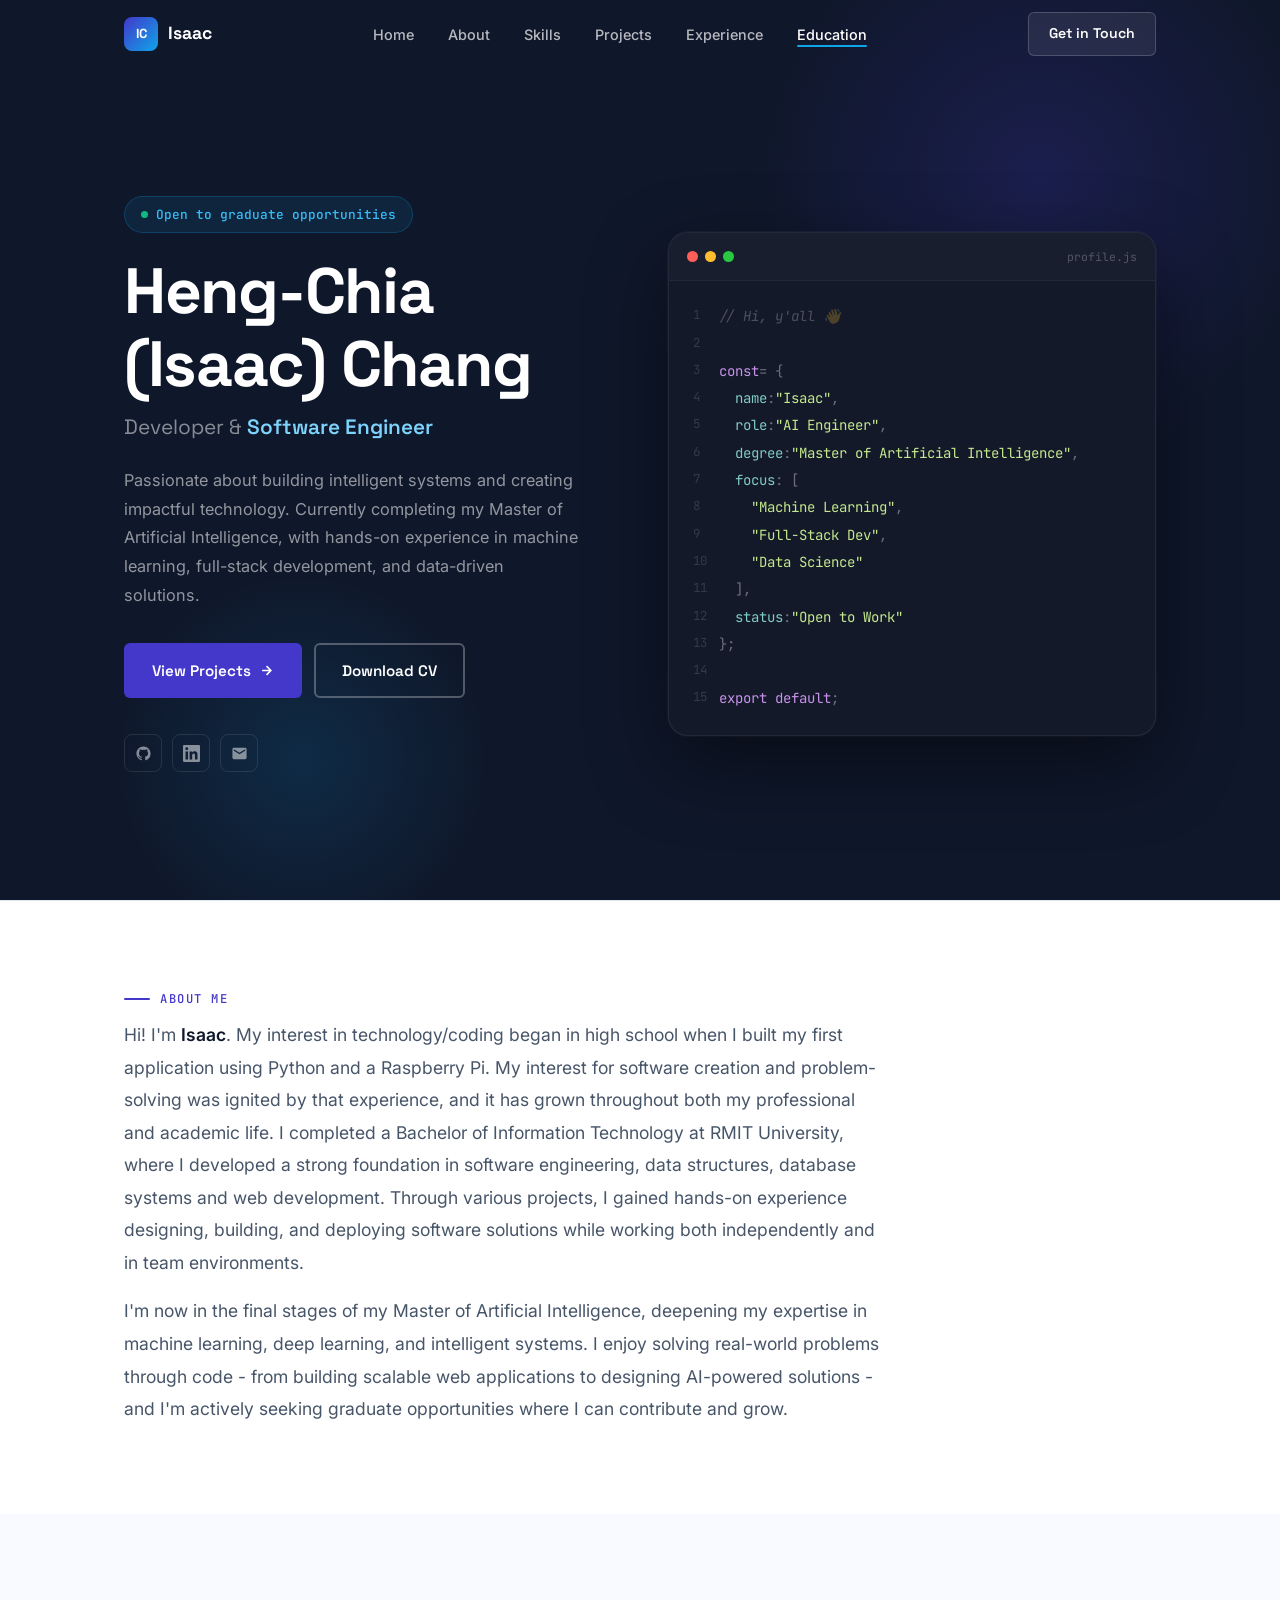
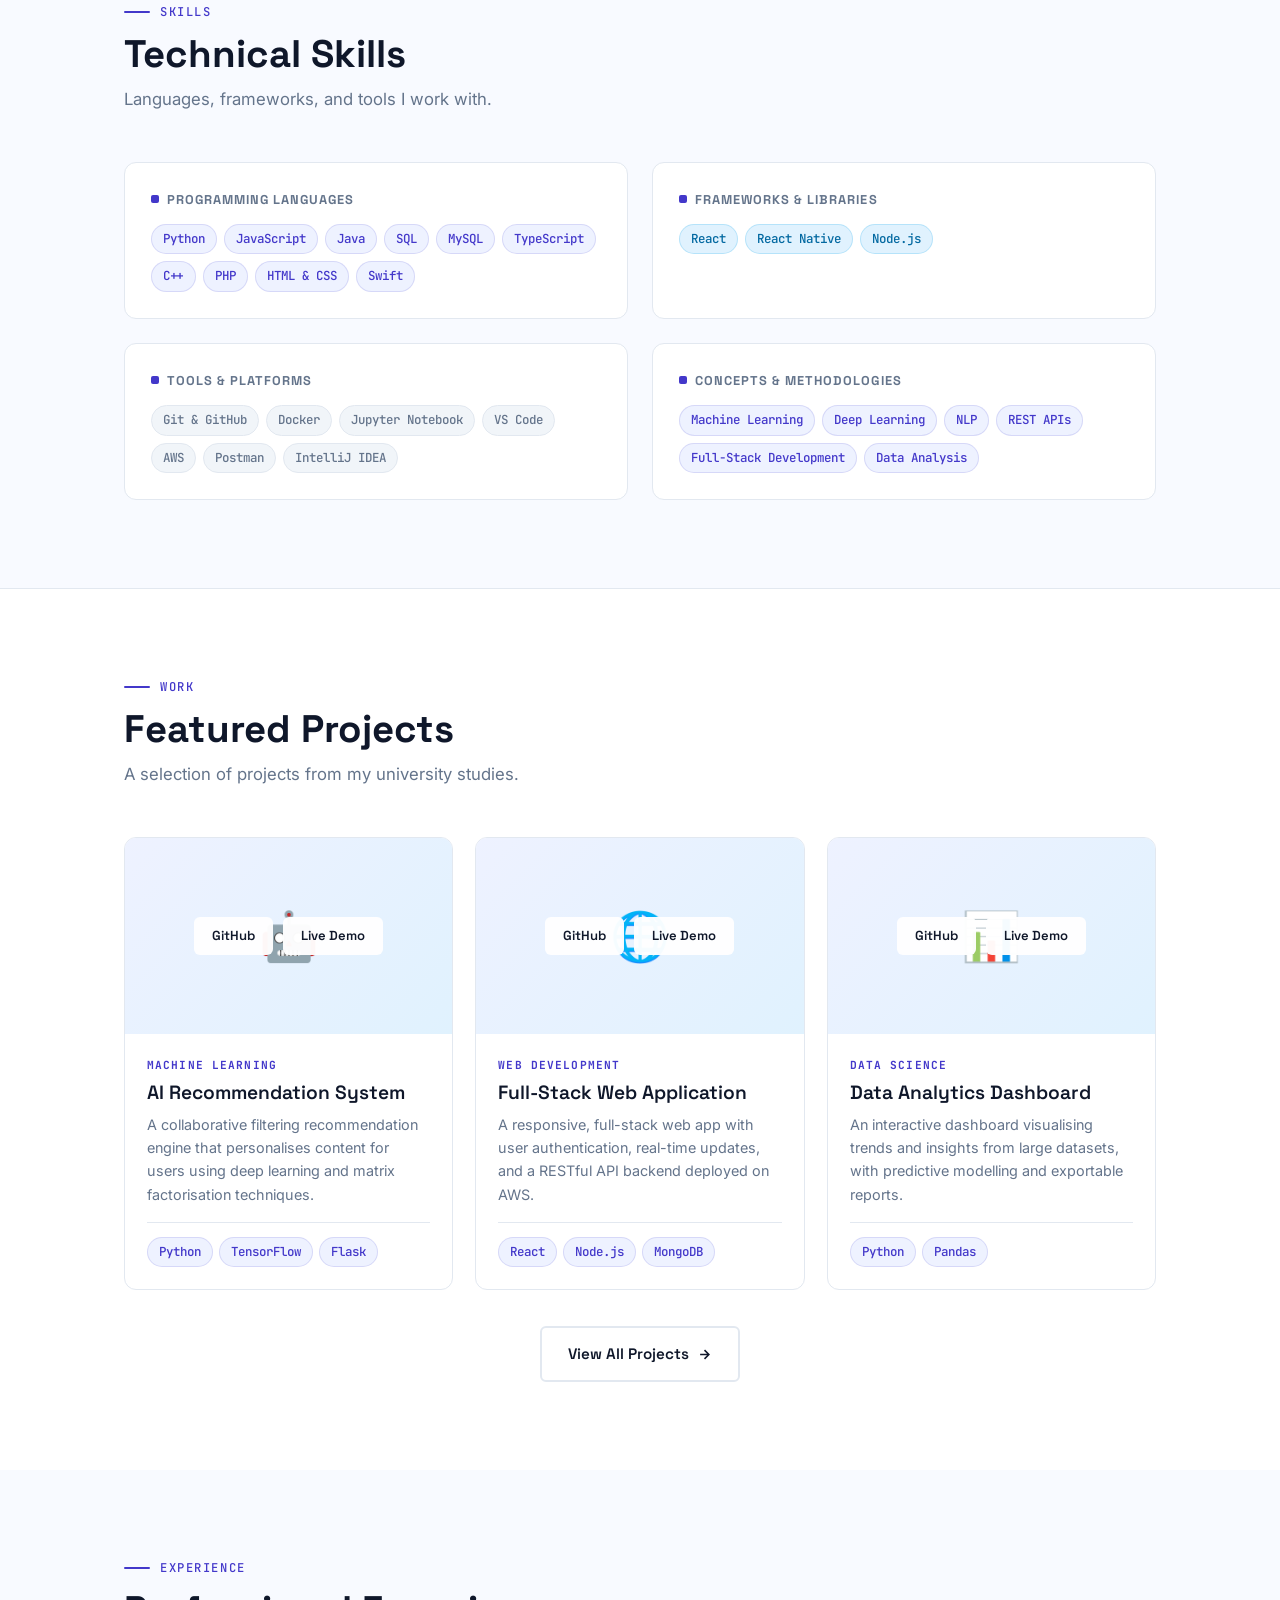
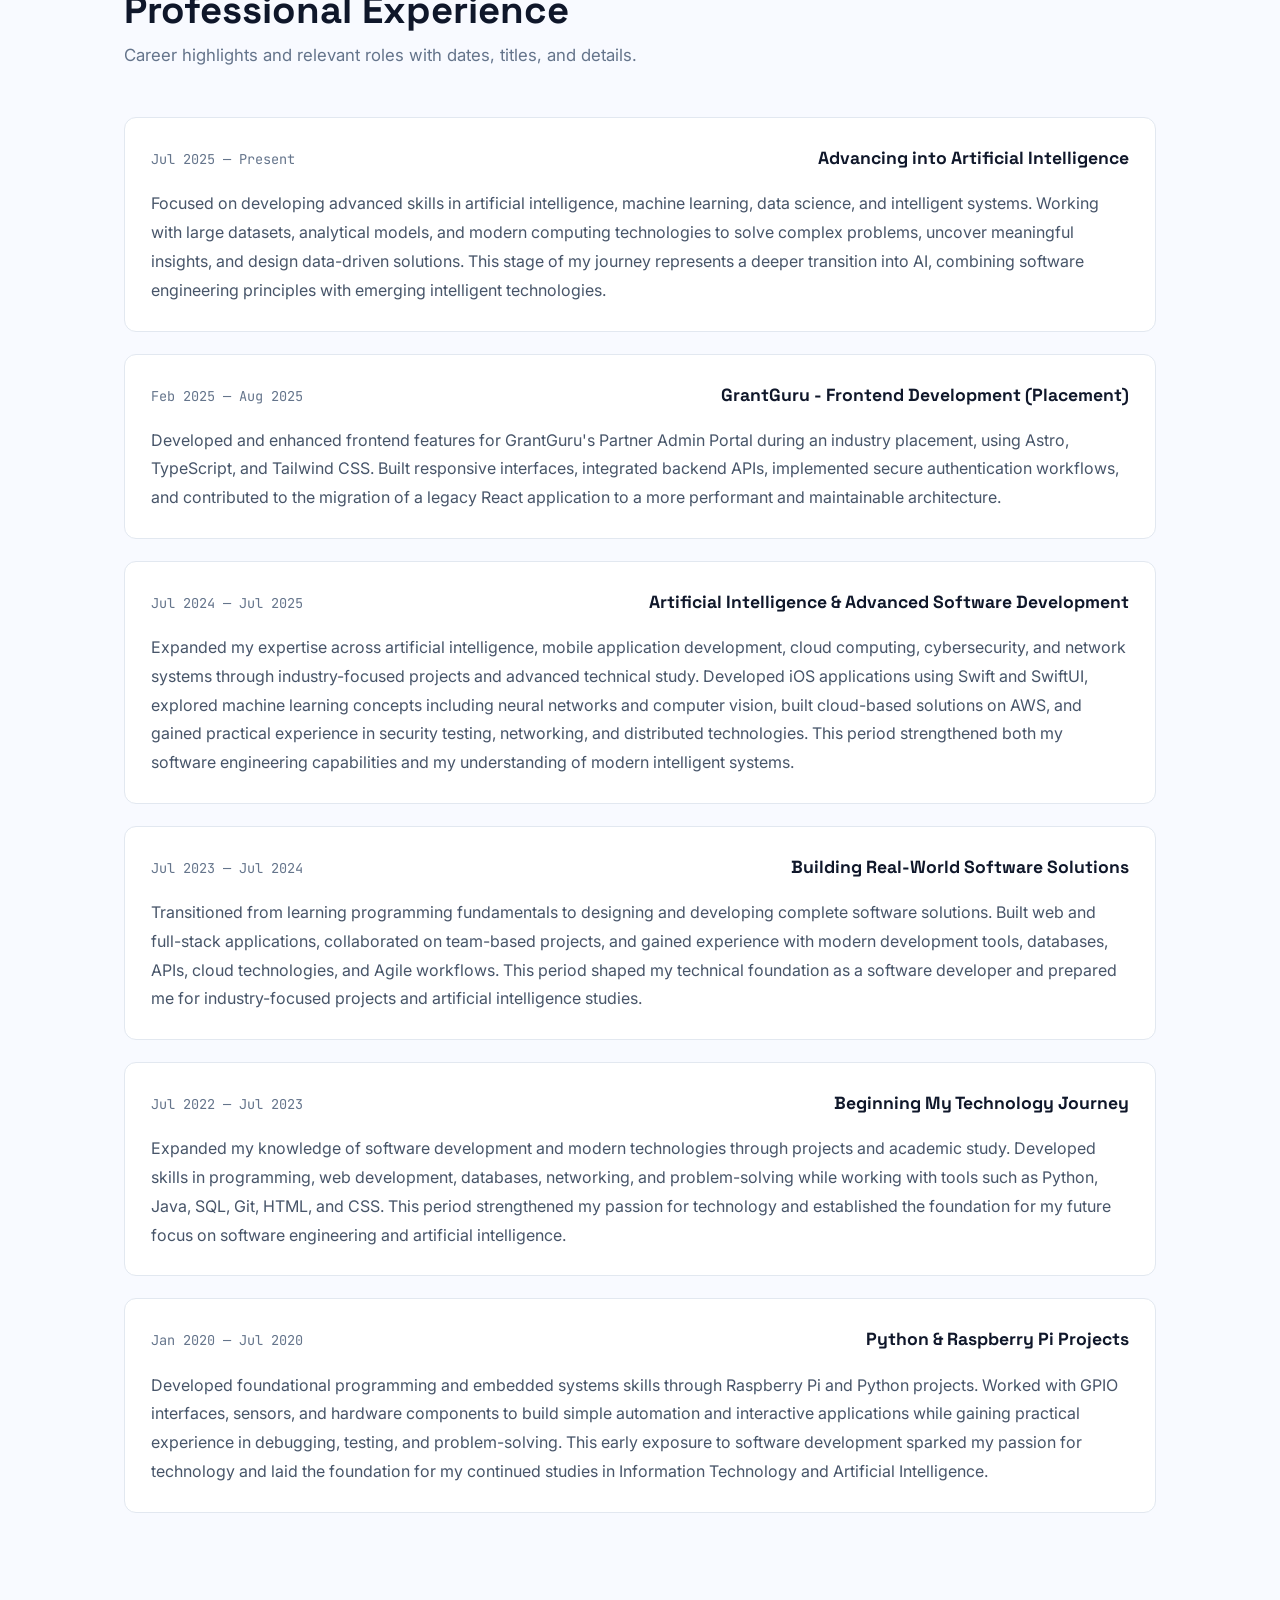
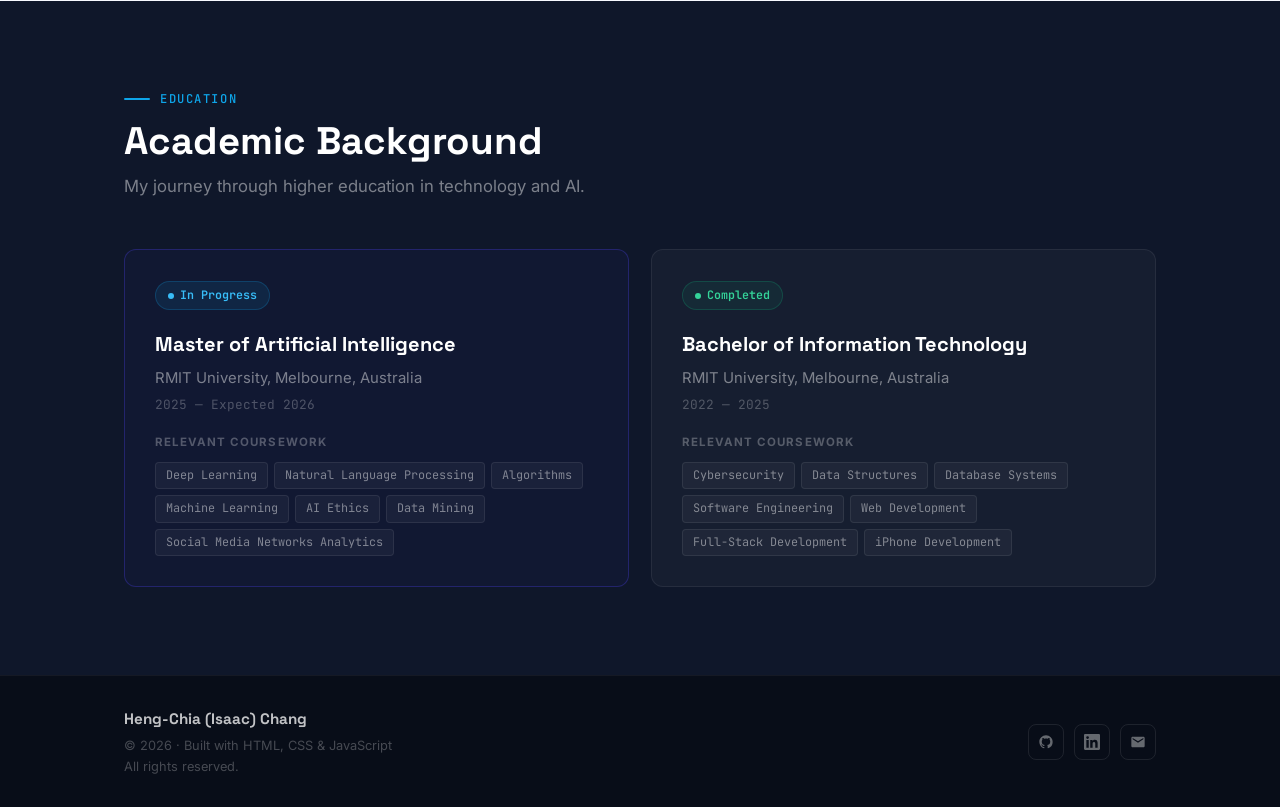
<file: index.html>
<!DOCTYPE html>
<html lang="en">

<head>
  <meta charset="UTF-8">
  <meta name="viewport" content="width=device-width, initial-scale=1.0">
  <title>Isaac | Portfolio</title>
  <meta name="description" content="IT Graduate & AI Engineer Portfolio">
  <link rel="preconnect" href="https://fonts.googleapis.com">
  <link rel="preconnect" href="https://fonts.gstatic.com" crossorigin>
  <link
    href="https://fonts.googleapis.com/css2?family=Space+Grotesk:wght@400;500;600;700&family=Inter:wght@400;500;600&family=JetBrains+Mono:wght@400;500&display=swap"
    rel="stylesheet">
  <link rel="stylesheet" href="style.css">
</head>

<body>
  <nav class="nav" id="nav">
    <div class="container nav-inner">
      <a href="index.html" class="nav-logo">
        <span class="nav-logo-mark">IC</span>
        Isaac
      </a>

      <ul class="nav-links">
        <li><a href="index.html" class="active">Home</a></li>
        <li><a href="#about">About</a></li>
        <li><a href="#skills">Skills</a></li>
        <li><a href="projects.html">Projects</a></li>
        <li><a href="#experience">Experience</a></li>
        <li><a href="#education">Education</a></li>
      </ul>

      <!-- EDIT: Change to your email -->
      <a href="mailto:your@email.com" class="nav-cta">Get in Touch</a>

      <button class="nav-hamburger" id="hamburger" aria-label="Toggle menu">
        <span></span><span></span><span></span>
      </button>
    </div>

    <div class="nav-mobile" id="mobile-menu">
      <a href="index.html">Home</a>
      <a href="#about">About</a>
      <a href="#skills">Skills</a>
      <a href="projects.html">Projects</a>
      <a href="#experience">Experience</a>
      <a href="#education">Education</a>
      <!-- EDIT: Change to your email -->
      <a href="mailto:your@email.com">Get in Touch</a>
    </div>
  </nav>


  <!-- ================================================
       HERO
       EDIT: Name, title, intro text, social links, CV link
       ================================================ -->
  <section class="hero">
    <div class="hero-glow-1"></div>
    <div class="hero-glow-2"></div>
    <div class="hero-inner">

      <!-- Left: Text -->
      <div class="hero-text">
        <!-- EDIT: Change status message -->
        <div class="hero-badge">
          <span class="dot"></span>
          Open to graduate opportunities
        </div>

        <h1 class="hero-name">Heng-Chia (Isaac) Chang</h1>

        <p class="hero-title">
          Developer &amp; <strong>Software Engineer</strong>
        </p>

        <p class="hero-intro">
          Passionate about building intelligent systems and creating impactful technology.
          Currently completing my Master of Artificial Intelligence, with hands-on experience
          in machine learning, full-stack development, and data-driven solutions.
        </p>

        <div class="hero-actions">
          <a href="projects.html" class="btn btn-primary">
            View Projects
            <svg width="15" height="15" viewBox="0 0 24 24" fill="none" stroke="currentColor" stroke-width="2.5">
              <path d="M5 12h14M12 5l7 7-7 7" />
            </svg>
          </a>
          <!-- EDIT: Link href to your CV file, e.g. "cv.pdf" -->
          <a href="#" class="btn btn-outline">Download CV</a>
        </div>

        <!-- EDIT: Update your social profile links -->
        <div class="hero-social">
          <a href="https://github.com/yourusername" target="_blank" rel="noopener" aria-label="GitHub">
            <svg viewBox="0 0 24 24">
              <path
                d="M12 2C6.477 2 2 6.484 2 12.017c0 4.425 2.865 8.18 6.839 9.504.5.092.682-.217.682-.483 0-.237-.008-.868-.013-1.703-2.782.605-3.369-1.343-3.369-1.343-.454-1.158-1.11-1.466-1.11-1.466-.908-.62.069-.608.069-.608 1.003.07 1.531 1.032 1.531 1.032.892 1.53 2.341 1.088 2.91.832.092-.647.35-1.088.636-1.338-2.22-.253-4.555-1.113-4.555-4.951 0-1.093.39-1.988 1.029-2.688-.103-.253-.446-1.272.098-2.65 0 0 .84-.27 2.75 1.026A9.564 9.564 0 0112 6.844c.85.004 1.705.115 2.504.337 1.909-1.296 2.747-1.027 2.747-1.027.546 1.379.202 2.398.1 2.651.64.7 1.028 1.595 1.028 2.688 0 3.848-2.339 4.695-4.566 4.943.359.309.678.92.678 1.855 0 1.338-.012 2.419-.012 2.747 0 .268.18.58.688.482A10.019 10.019 0 0022 12.017C22 6.484 17.522 2 12 2z" />
            </svg>
          </a>
          <a href="https://www.linkedin.com/in/isaachang" target="_blank" rel="noopener" aria-label="LinkedIn">
            <svg viewBox="0 0 24 24">
              <path
                d="M20.447 20.452h-3.554v-5.569c0-1.328-.027-3.037-1.852-3.037-1.853 0-2.136 1.445-2.136 2.939v5.667H9.351V9h3.414v1.561h.046c.477-.9 1.637-1.85 3.37-1.85 3.601 0 4.267 2.37 4.267 5.455v6.286zM5.337 7.433a2.062 2.062 0 01-2.063-2.065 2.064 2.064 0 112.063 2.065zm1.782 13.019H3.555V9h3.564v11.452zM22.225 0H1.771C.792 0 0 .774 0 1.729v20.542C0 23.227.792 24 1.771 24h20.451C23.2 24 24 23.227 24 22.271V1.729C24 .774 23.2 0 22.222 0h.003z" />
            </svg>
          </a>
          <a href="mailto:your@email.com" aria-label="Email">
            <svg viewBox="0 0 24 24">
              <path
                d="M20 4H4c-1.1 0-2 .9-2 2v12c0 1.1.9 2 2 2h16c1.1 0 2-.9 2-2V6c0-1.1-.9-2-2-2zm0 4l-8 5-8-5V6l8 5 8-5v2z" />
            </svg>
          </a>
        </div>
      </div>

      <!-- Right: Code card (hidden on mobile) -->
      <!-- EDIT: Update the values inside the code card to match your real info -->
      <div class="hero-code-card" aria-hidden="true">
        <div class="code-card-header">
          <span class="code-dot red"></span>
          <span class="code-dot yellow"></span>
          <span class="code-dot green"></span>
          <span class="code-filename">profile.js</span>
        </div>
        <div class="code-body">
          <div class="code-line"><span class="ln">1</span><span class="c-cmt">// Hi, y'all 👋</span></div>
          <div class="code-line"><span class="ln">2</span>&nbsp;</div>
          <div class="code-line"><span class="ln">3</span><span class="c-kw">const</span><span
              class="c-var"></span><span class="c-pun"> = {</span></div>
          <div class="code-line"><span class="ln">4</span>&nbsp;&nbsp;<span class="c-prop">name</span><span
              class="c-pun">: </span><span class="c-str">"Isaac"</span><span class="c-pun">,</span></div>
          <div class="code-line"><span class="ln">5</span>&nbsp;&nbsp;<span class="c-prop">role</span><span
              class="c-pun">: </span><span class="c-str">"AI Engineer"</span><span class="c-pun">,</span></div>
          <div class="code-line"><span class="ln">6</span>&nbsp;&nbsp;<span class="c-prop">degree</span><span
              class="c-pun">: </span><span class="c-str">"Master of Artificial Intelligence"</span><span
              class="c-pun">,</span></div>
          <div class="code-line"><span class="ln">7</span>&nbsp;&nbsp;<span class="c-prop">focus</span><span
              class="c-pun">: [</span></div>
          <div class="code-line"><span class="ln">8</span>&nbsp;&nbsp;&nbsp;&nbsp;<span class="c-str">"Machine
              Learning"</span><span class="c-pun">,</span></div>
          <div class="code-line"><span class="ln">9</span>&nbsp;&nbsp;&nbsp;&nbsp;<span class="c-str">"Full-Stack
              Dev"</span><span class="c-pun">,</span></div>
          <div class="code-line"><span class="ln">10</span>&nbsp;&nbsp;&nbsp;&nbsp;<span class="c-str">"Data
              Science"</span></div>
          <div class="code-line"><span class="ln">11</span>&nbsp;&nbsp;<span class="c-pun">],</span></div>
          <div class="code-line"><span class="ln">12</span>&nbsp;&nbsp;<span class="c-prop">status</span><span
              class="c-pun">: </span><span class="c-str">"Open to Work"</span></div>
          <div class="code-line"><span class="ln">13</span><span class="c-pun">};</span></div>
          <div class="code-line"><span class="ln">14</span>&nbsp;</div>
          <div class="code-line"><span class="ln">15</span><span class="c-kw">export default</span><span
              class="c-var"></span><span class="c-pun">;</span></div>
        </div>
      </div>

    </div>
  </section>

  <section class="about-section section" id="about">
    <div class="container fade-in">
      <div class="section-label">About Me</div>
      <div class="about-inner">
        <p>
          Hi! I'm <strong>Isaac</strong>. My interest in technology/coding began in high school when I built my first
          application using Python and a Raspberry Pi. My interest for software creation and problem-solving was ignited
          by that experience, and it has grown throughout both my professional and academic life. I completed a Bachelor
          of Information Technology at RMIT University, where I developed a strong foundation in software engineering,
          data structures, database systems and web development. Through various projects, I
          gained hands-on experience designing, building, and deploying software solutions while working both
          independently and in team environments.
        </p>
        <p>
          I'm now in the final stages of my Master of Artificial Intelligence, deepening my expertise
          in machine learning, deep learning, and intelligent systems. I enjoy solving real-world
          problems through code - from building scalable web applications to designing AI-powered
          solutions - and I'm actively seeking graduate opportunities where I can contribute and grow.
        </p>
      </div>
    </div>
  </section>


  <!-- ================================================
       SKILLS
       EDIT: Add or remove tags inside each .skill-group
       ================================================ -->
  <section class="skills-section section" id="skills">
    <div class="container">
      <div class="fade-in section-title">
        <div class="section-label">Skills</div>
        <h2>Technical Skills</h2>
        <p>Languages, frameworks, and tools I work with.</p>
      </div>

      <div class="skills-grid fade-in">

        <div class="skill-group">
          <div class="skill-group-label">Programming Languages</div>
          <div class="skill-tags">
            <span class="tag">Python</span>
            <span class="tag">JavaScript</span>
            <span class="tag">Java</span>
            <span class="tag">SQL</span>
            <span class="tag">MySQL</span>
            <span class="tag">TypeScript</span>
            <span class="tag">C++</span>
            <span class="tag">PHP</span>
            <span class="tag">HTML &amp; CSS</span>
            <span class="tag">Swift</span>
          </div>
        </div>

        <div class="skill-group">
          <div class="skill-group-label">Frameworks &amp; Libraries</div>
          <div class="skill-tags">
            <span class="tag tag-accent">React</span>
            <span class="tag tag-accent">React Native</span>
            <span class="tag tag-accent">Node.js</span>
          </div>
        </div>

        <div class="skill-group">
          <div class="skill-group-label">Tools &amp; Platforms</div>
          <div class="skill-tags">
            <span class="tag tag-neutral">Git &amp; GitHub</span>
            <span class="tag tag-neutral">Docker</span>
            <span class="tag tag-neutral">Jupyter Notebook</span>
            <span class="tag tag-neutral">VS Code</span>
            <span class="tag tag-neutral">AWS</span>
            <span class="tag tag-neutral">Postman</span>
            <span class="tag tag-neutral">IntelliJ IDEA</span>
          </div>
        </div>

        <div class="skill-group">
          <div class="skill-group-label">Concepts &amp; Methodologies</div>
          <div class="skill-tags">
            <span class="tag">Machine Learning</span>
            <span class="tag">Deep Learning</span>
            <span class="tag">NLP</span>
            <span class="tag">REST APIs</span>
            <span class="tag">Full-Stack Development</span>
            <span class="tag">Data Analysis</span>
          </div>
        </div>

      </div>
    </div>
  </section>

  <!-- ================================================
       FEATURED PROJECTS
       EDIT: Update each project card with real info.
       For more projects, see projects.html.
       ================================================ -->
  <section class="featured-section section" id="projects">
    <div class="container">
      <div class="fade-in section-title">
        <div class="section-label">Work</div>
        <h2>Featured Projects</h2>
        <p>A selection of projects from my university studies.</p>
      </div>

      <div class="projects-grid fade-in">

        <!-- ── Project Card 1 ───────────────────── -->
        <div class="project-card">
          <div class="project-image">
            <!-- OPTION A: Use a screenshot — replace with your image path:
                 <img src="images/project1.png" alt="AI Recommendation System"> -->
            <!-- OPTION B: Keep the emoji placeholder below -->
            <div class="project-image-placeholder">🤖</div>
            <div class="project-overlay">
              <!-- EDIT: Add your GitHub & live demo links -->
              <a href="#" target="_blank" rel="noopener">GitHub</a>
              <a href="#" target="_blank" rel="noopener">Live Demo</a>
            </div>
          </div>
          <div class="project-content">
            <!-- EDIT: Category, title, description, and tech tags -->
            <div class="project-cat">Machine Learning</div>
            <h3>AI Recommendation System</h3>
            <p>A collaborative filtering recommendation engine that personalises content for users using deep learning
              and matrix factorisation techniques.</p>
            <div class="project-tech">
              <span class="tag">Python</span>
              <span class="tag">TensorFlow</span>
              <span class="tag">Flask</span>
            </div>
          </div>
        </div>

        <!-- ── Project Card 2 ───────────────────── -->
        <div class="project-card">
          <div class="project-image">
            <div class="project-image-placeholder">🌐</div>
            <div class="project-overlay">
              <a href="#" target="_blank" rel="noopener">GitHub</a>
              <a href="#" target="_blank" rel="noopener">Live Demo</a>
            </div>
          </div>
          <div class="project-content">
            <div class="project-cat">Web Development</div>
            <h3>Full-Stack Web Application</h3>
            <p>A responsive, full-stack web app with user authentication, real-time updates, and a RESTful API backend
              deployed on AWS.</p>
            <div class="project-tech">
              <span class="tag">React</span>
              <span class="tag">Node.js</span>
              <span class="tag">MongoDB</span>
            </div>
          </div>
        </div>

        <!-- ── Project Card 3 ───────────────────── -->
        <div class="project-card">
          <div class="project-image">
            <div class="project-image-placeholder">📊</div>
            <div class="project-overlay">
              <a href="#" target="_blank" rel="noopener">GitHub</a>
              <a href="#" target="_blank" rel="noopener">Live Demo</a>
            </div>
          </div>
          <div class="project-content">
            <div class="project-cat">Data Science</div>
            <h3>Data Analytics Dashboard</h3>
            <p>An interactive dashboard visualising trends and insights from large datasets, with predictive modelling
              and exportable reports.</p>
            <div class="project-tech">
              <span class="tag">Python</span>
              <span class="tag">Pandas</span>
            </div>
          </div>
        </div>

      </div>

      <div class="section-cta fade-in" style="margin-top: 36px;">
        <a href="projects.html" class="btn btn-outline-dark">
          View All Projects
          <svg width="15" height="15" viewBox="0 0 24 24" fill="none" stroke="currentColor" stroke-width="2.5">
            <path d="M5 12h14M12 5l7 7-7 7" />
          </svg>
        </a>
      </div>
    </div>
  </section>


  <!-- ================================================
       EXPERIENCE
       ADD: Time line, title, details
       ================================================ -->
  <section class="experience-section section" id="experience">
    <div class="container">
      <div class="fade-in section-title">
        <div class="section-label">Experience</div>
        <h2>Professional Experience</h2>
        <p>Career highlights and relevant roles with dates, titles, and details.</p>
      </div>

      <div class="experience-timeline fade-in">
        <div class="experience-item">
          <div class="experience-meta">
            <span class="experience-date">Jul 2025 — Present</span>
            <span class="experience-title">Advancing into Artificial Intelligence</span>
          </div>
          <div class="experience-details">
            <p>
              Focused on developing advanced skills in artificial intelligence, machine learning, data science, and
              intelligent systems. Working with large datasets, analytical models, and modern computing technologies to
              solve complex problems, uncover meaningful insights, and design data-driven solutions. This stage of my
              journey represents a deeper transition into AI, combining software engineering principles with emerging
              intelligent technologies.
            </p>
          </div>
        </div>

        <div class="experience-item">
          <div class="experience-meta">
            <span class="experience-date">Feb 2025 — Aug 2025</span>
            <span class="experience-title">GrantGuru - Frontend Development (Placement)</span>
          </div>
          <div class="experience-details">
            <p>
              Developed and enhanced frontend features for GrantGuru's Partner Admin Portal during an industry
              placement, using Astro, TypeScript, and Tailwind CSS. Built responsive interfaces, integrated backend
              APIs, implemented secure authentication workflows, and contributed to the migration of a legacy React
              application to a more performant and maintainable architecture.
            </p>
          </div>
        </div>

        <div class="experience-item">
          <div class="experience-meta">
            <span class="experience-date">Jul 2024 — Jul 2025</span>
            <span class="experience-title">Artificial Intelligence & Advanced Software Development</span>
          </div>
          <div class="experience-details">
            <p>
              Expanded my expertise across artificial intelligence, mobile application development, cloud computing,
              cybersecurity, and network systems through industry-focused projects and advanced technical study.
              Developed iOS applications using Swift and SwiftUI, explored machine learning concepts including neural
              networks and computer vision, built cloud-based solutions on AWS, and gained practical experience in
              security testing, networking, and distributed technologies. This period strengthened both my software
              engineering capabilities and my understanding of modern intelligent systems.
            </p>
          </div>
        </div>

        <div class="experience-item">
          <div class="experience-meta">
            <span class="experience-date">Jul 2023 — Jul 2024</span>
            <span class="experience-title">Building Real-World Software Solutions</span>
          </div>
          <div class="experience-details">
            <p>
              Transitioned from learning programming fundamentals to designing and developing complete software
              solutions. Built web and full-stack applications, collaborated on team-based projects, and gained
              experience with modern development tools, databases, APIs, cloud technologies, and Agile workflows. This
              period shaped my technical foundation as a software developer and prepared me for industry-focused
              projects and artificial intelligence studies.
            </p>
          </div>
        </div>

        <div class="experience-item">
          <div class="experience-meta">
            <span class="experience-date">Jul 2022 — Jul 2023</span>
            <span class="experience-title">Beginning My Technology Journey</span>
          </div>
          <div class="experience-details">
            <p>
              Expanded my knowledge of software development and modern technologies through projects and
              academic study. Developed skills in programming, web development, databases, networking, and
              problem-solving while working with tools such as Python, Java, SQL, Git, HTML, and CSS. This period
              strengthened my passion for technology and established the foundation for my future focus on software
              engineering and artificial intelligence.
            </p>
          </div>
        </div>

        <div class="experience-item">
          <div class="experience-meta">
            <span class="experience-date">Jan 2020 — Jul 2020</span>
            <span class="experience-title">Python & Raspberry Pi Projects</span>
          </div>
          <div class="experience-details">
            <p>Developed foundational programming and embedded systems skills through Raspberry Pi and Python
              projects. Worked with GPIO interfaces, sensors, and hardware components to build simple automation and
              interactive applications while gaining practical experience in debugging, testing, and problem-solving.
              This early exposure to software development sparked my passion for technology and laid the foundation for
              my continued studies in Information Technology and Artificial Intelligence.
            </p>
          </div>
        </div>
      </div>
    </div>
  </section>


  <!-- ================================================
       EDUCATION
       EDIT: Degree names, university, years, subjects
       ================================================ -->
  <section class="education-section section" id="education">
    <div class="container">
      <div class="fade-in section-title">
        <div class="section-label">Education</div>
        <h2>Academic Background</h2>
        <p>My journey through higher education in technology and AI.</p>
      </div>

      <div class="edu-cards fade-in">

        <!-- Master's degree -->
        <div class="edu-card edu-card-current">
          <div class="edu-status current"><span class="dot"></span> In Progress</div>
          <div class="edu-degree">Master of Artificial Intelligence</div>
          <div class="edu-school">RMIT University, Melbourne, Australia</div>
          <div class="edu-years">2025 — Expected 2026</div>
          <div class="edu-courses-label">Relevant Coursework</div>
          <div class="edu-courses-list">
            <span class="edu-course-tag">Deep Learning</span>
            <span class="edu-course-tag">Natural Language Processing</span>
            <span class="edu-course-tag">Algorithms</span>
            <span class="edu-course-tag">Machine Learning</span>
            <span class="edu-course-tag">AI Ethics</span>
            <span class="edu-course-tag">Data Mining</span>
            <span class="edu-course-tag">Social Media Networks Analytics</span>
          </div>
        </div>

        <!-- Bachelor's degree -->
        <div class="edu-card">
          <div class="edu-status completed"><span class="dot"></span> Completed</div>
          <div class="edu-degree">Bachelor of Information Technology</div>
          <div class="edu-school">RMIT University, Melbourne, Australia</div>
          <div class="edu-years">2022 — 2025</div>
          <div class="edu-courses-label">Relevant Coursework</div>
          <div class="edu-courses-list">
            <span class="edu-course-tag">Cybersecurity</span>
            <span class="edu-course-tag">Data Structures</span>
            <span class="edu-course-tag">Database Systems</span>
            <span class="edu-course-tag">Software Engineering</span>
            <span class="edu-course-tag">Web Development</span>
            <span class="edu-course-tag">Full-Stack Development</span>
            <span class="edu-course-tag">iPhone Development</span>
          </div>
        </div>

      </div>
    </div>
  </section>


  <!-- ================================================
       FOOTER
       EDIT: Name, social links
       ================================================ -->
  <footer class="footer">
    <div class="container footer-inner">
      <div>
        <!-- EDIT: Your name -->
        <div class="footer-name">Heng-Chia (Isaac) Chang</div>
        <div class="footer-copy">© 2026 · Built with HTML, CSS &amp; JavaScript</div>
        <div class="footer-rights">All rights reserved.</div>
      </div>
      <!-- EDIT: Your social links -->
      <div class="footer-links">
        <a href="https://github.com/yourusername" target="_blank" rel="noopener" aria-label="GitHub">
          <svg viewBox="0 0 24 24">
            <path
              d="M12 2C6.477 2 2 6.484 2 12.017c0 4.425 2.865 8.18 6.839 9.504.5.092.682-.217.682-.483 0-.237-.008-.868-.013-1.703-2.782.605-3.369-1.343-3.369-1.343-.454-1.158-1.11-1.466-1.11-1.466-.908-.62.069-.608.069-.608 1.003.07 1.531 1.032 1.531 1.032.892 1.53 2.341 1.088 2.91.832.092-.647.35-1.088.636-1.338-2.22-.253-4.555-1.113-4.555-4.951 0-1.093.39-1.988 1.029-2.688-.103-.253-.446-1.272.098-2.65 0 0 .84-.27 2.75 1.026A9.564 9.564 0 0112 6.844c.85.004 1.705.115 2.504.337 1.909-1.296 2.747-1.027 2.747-1.027.546 1.379.202 2.398.1 2.651.64.7 1.028 1.595 1.028 2.688 0 3.848-2.339 4.695-4.566 4.943.359.309.678.92.678 1.855 0 1.338-.012 2.419-.012 2.747 0 .268.18.58.688.482A10.019 10.019 0 0022 12.017C22 6.484 17.522 2 12 2z" />
          </svg>
        </a>
        <a href="https://www.linkedin.com/in/isaachang" target="_blank" rel="noopener" aria-label="LinkedIn">
          <svg viewBox="0 0 24 24">
            <path
              d="M20.447 20.452h-3.554v-5.569c0-1.328-.027-3.037-1.852-3.037-1.853 0-2.136 1.445-2.136 2.939v5.667H9.351V9h3.414v1.561h.046c.477-.9 1.637-1.85 3.37-1.85 3.601 0 4.267 2.37 4.267 5.455v6.286zM5.337 7.433a2.062 2.062 0 01-2.063-2.065 2.064 2.064 0 112.063 2.065zm1.782 13.019H3.555V9h3.564v11.452zM22.225 0H1.771C.792 0 0 .774 0 1.729v20.542C0 23.227.792 24 1.771 24h20.451C23.2 24 24 23.227 24 22.271V1.729C24 .774 23.2 0 22.222 0h.003z" />
          </svg>
        </a>
        <a href="mailto:your@email.com" aria-label="Email">
          <svg viewBox="0 0 24 24">
            <path
              d="M20 4H4c-1.1 0-2 .9-2 2v12c0 1.1.9 2 2 2h16c1.1 0 2-.9 2-2V6c0-1.1-.9-2-2-2zm0 4l-8 5-8-5V6l8 5 8-5v2z" />
          </svg>
        </a>
      </div>
    </div>
  </footer>

  <script src="script.js"></script>
</body>

</html>
</file>
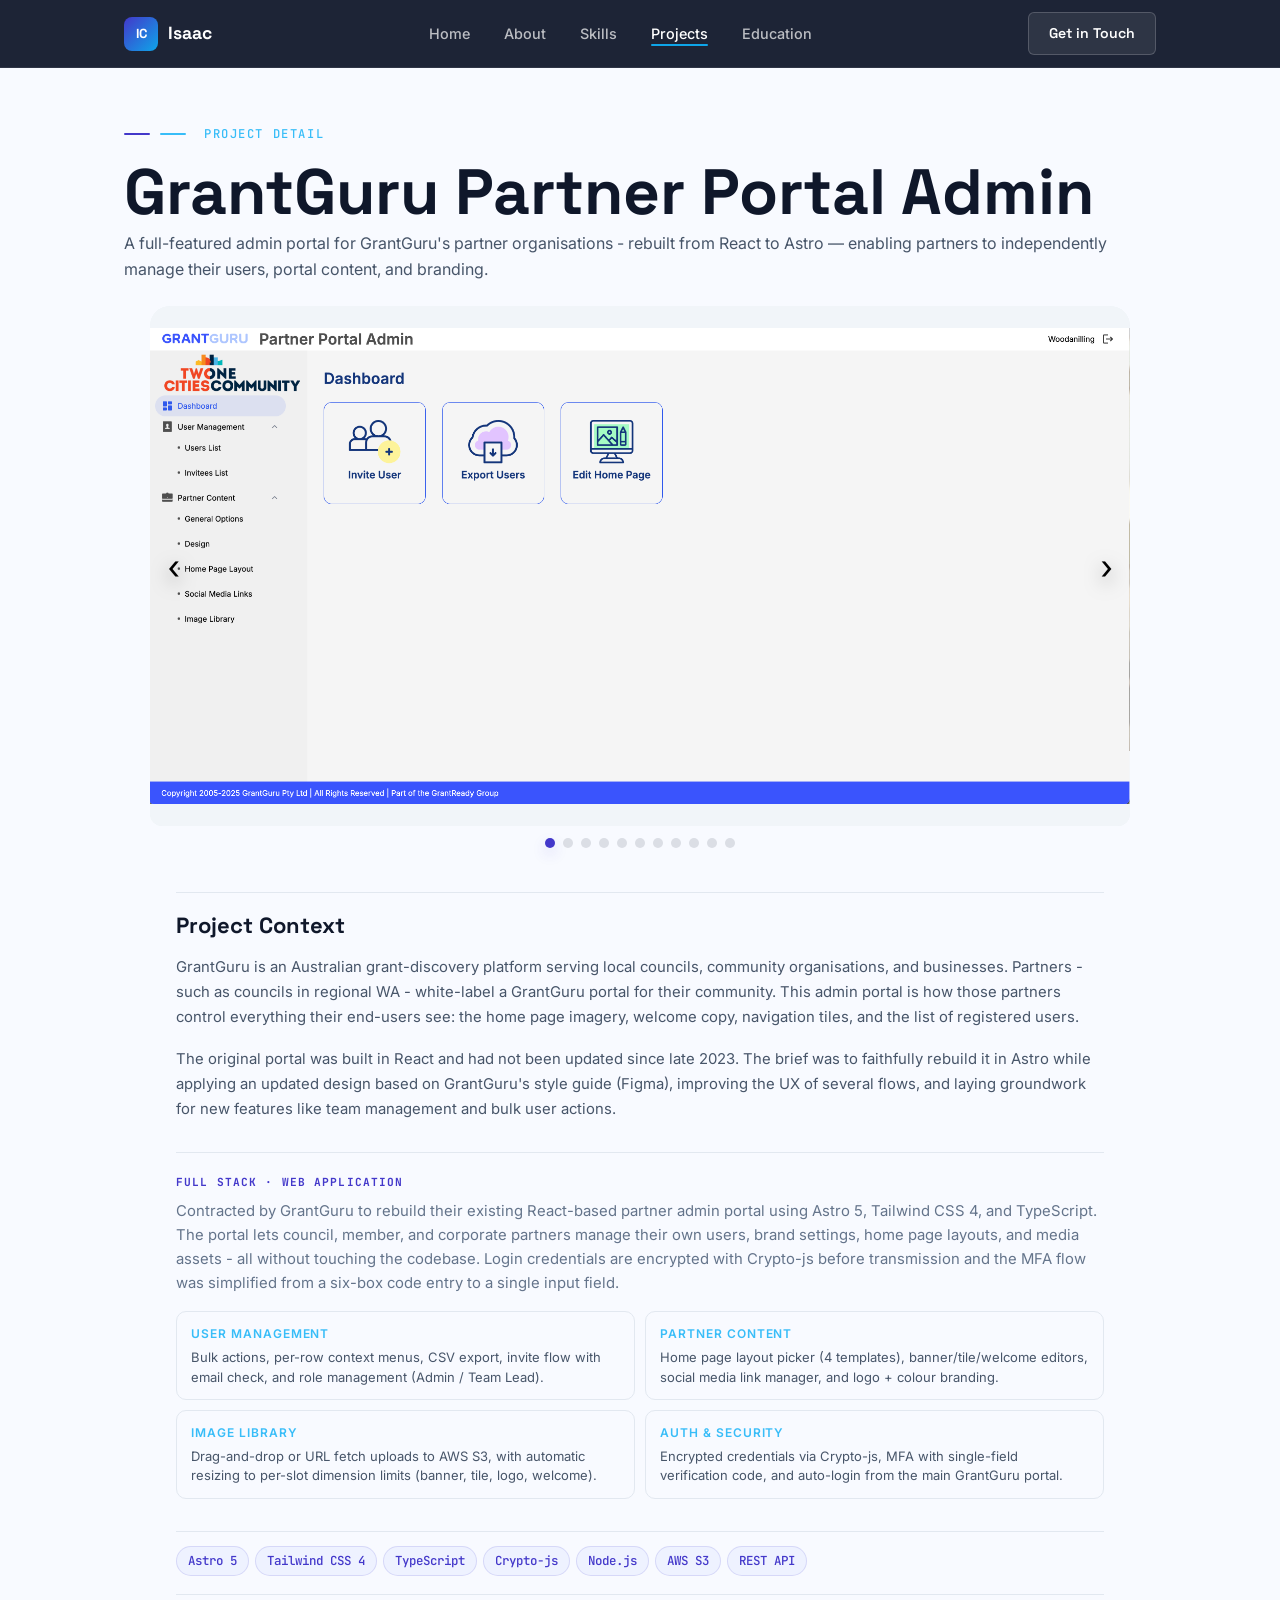
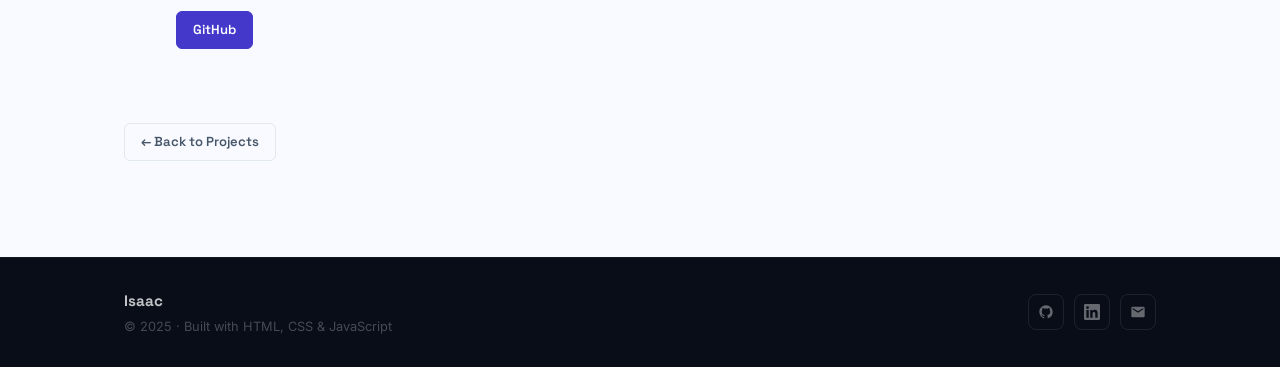
<file: grantguru.html>
<!DOCTYPE html>
<html lang="en">

<head>
  <meta charset="UTF-8">
  <meta name="viewport" content="width=device-width, initial-scale=1.0">
  <title>GrantGuru Admin Portal | Isaac</title>
  <link rel="preconnect" href="https://fonts.googleapis.com">
  <link rel="preconnect" href="https://fonts.gstatic.com" crossorigin>
  <link
    href="https://fonts.googleapis.com/css2?family=Space+Grotesk:wght@400;500;600;700&family=Inter:wght@400;500;600&family=JetBrains+Mono:wght@400;500&display=swap"
    rel="stylesheet">
  <link rel="stylesheet" href="style.css">
</head>

<body class="detail-page">
  <nav class="nav scrolled" id="nav">
    <div class="container nav-inner">
      <a href="index.html" class="nav-logo">
        <span class="nav-logo-mark">IC</span>
        Isaac
      </a>
      <ul class="nav-links">
        <li><a href="index.html">Home</a></li>
        <li><a href="index.html#about">About</a></li>
        <li><a href="index.html#skills">Skills</a></li>
        <li><a href="projects.html" class="active">Projects</a></li>
        <li><a href="index.html#education">Education</a></li>
      </ul>
      <a href="mailto:isaachang02@gmail.com" class="nav-cta">Get in Touch</a>
      <button class="nav-hamburger" id="hamburger" aria-label="Toggle menu">
        <span></span><span></span><span></span>
      </button>
    </div>
    <div class="nav-mobile" id="mobile-menu">
      <a href="index.html">Home</a>
      <a href="index.html#about">About</a>
      <a href="index.html#skills">Skills</a>
      <a href="projects.html">Projects</a>
      <a href="index.html#education">Education</a>
      <a href="mailto:isaachang02@gmail.com">Get in Touch</a>
    </div>
  </nav>

  <section class="all-projects-section">
    <div class="container">
      <div class="section-label" style="color: #38BDF8; margin-bottom: 12px;">
        <span
          style="background:#38BDF8; width:26px; height:2px; border-radius:2px; display:inline-block; vertical-align:middle; margin-right:8px;"></span>
        Project Detail
      </div>
      <h1>GrantGuru Partner Portal Admin</h1>
      <p>A full-featured admin portal for GrantGuru's partner organisations - rebuilt from React to Astro — enabling
        partners to independently manage their users, portal content, and branding.</p>

      <div class="project-card-full" style="margin-top: 24px;">
        <div class="project-image">
          <div class="project-carousel">
            <img src="images/gg-dashboard.png"
              alt="Dashboard — quick action cards for Invite User, Export Users, and Edit Home Page" class="active">
            <img src="images/gg-users-list.jpeg"
              alt="Users List — filterable table with status, type, access level and organisation">
            <img src="images/gg-invitees-list.jpeg"
              alt="Invitees List — pending invite management with Re-send invite action">
            <img src="images/gg-general-options.jpeg"
              alt="General Options — site name, URL settings and admin user management">
            <img src="images/gg-design.png" alt="Design — logo upload and primary/secondary colour pickers">
            <img src="images/gg-home-layout.png" alt="Home Page Layout — four layout templates with visual previews">
            <img src="images/gg-banner.jpeg"
              alt="Banner Content — template selector, image upload and Quick List button config">
            <img src="images/gg-tiles.jpeg"
              alt="Tiles — three configurable tile slots with image, title, link and active toggle">
            <img src="images/gg-welcome.jpeg" alt="Welcome section — title, rich-text body and image or video embed">
            <img src="images/gg-social.png"
              alt="Social Media Links — fields for email, website, Instagram, LinkedIn, Twitter/X, Facebook, YouTube, Vimeo and Flickr">
            <img src="images/gg-image-library.png"
              alt="Image Library — drag-and-drop upload area with URL fetch option">
          </div>
          <div class="project-overlay">
            <a href="#" class="project-prev" aria-label="Previous image">‹</a>
            <a href="#" class="project-next" aria-label="Next image">›</a>
          </div>
        </div>

        <div class="project-content">
          <!-- Context section -->
          <div style=" border-top: 1px solid var(--border, rgba(255,255,255,0.08)); padding-top: 20px;">
            <h2 style="font-size: 22px; font-weight: 700; margin-bottom: 16px;">Project Context</h2>
            <p style="max-width: 100%; color: var(--text-mid); line-height: 1.7; margin-bottom: 16px;">
              GrantGuru is an Australian grant-discovery platform serving local councils, community organisations, and
              businesses. Partners - such as councils in regional WA - white-label a GrantGuru portal for their
              community.
              This admin portal is how those partners control everything their end-users see: the home page imagery,
              welcome copy, navigation tiles, and the list of registered users.
            </p>
            <p style="max-width: 100%; color: var(--text-mid); line-height: 1.7;">
              The original portal was built in React and had not been updated since late 2023. The brief was to
              faithfully rebuild it in Astro while applying an updated design based on GrantGuru's style guide
              (Figma), improving the UX of several flows, and laying groundwork for new features like team management
              and bulk user actions.
            </p>
          </div>

          <div style="margin-top:30px; border-top: 1px solid var(--border, rgba(255,255,255,0.08)); padding-top: 20px;"
            class="project-cat">
            Full Stack · Web Application</div>
          <p>
            Contracted by GrantGuru to rebuild their existing React-based partner admin portal using Astro 5,
            Tailwind CSS 4, and TypeScript. The portal lets council, member, and corporate partners manage their own
            users, brand settings, home page layouts, and media assets - all without touching the codebase.
            Login credentials are encrypted with Crypto-js before transmission and the MFA flow was simplified from
            a six-box code entry to a single input field.
          </p>

          <!-- Feature highlights -->
          <div style="margin: 16px 0; display: grid; grid-template-columns: 1fr 1fr; gap: 10px;">
            <div
              style="background: var(--bg-card, rgba(255,255,255,0.04)); border: 1px solid var(--border, rgba(255,255,255,0.08)); border-radius: 10px; padding: 12px 14px;">
              <div
                style="font-size: 12px; font-weight: 600; text-transform: uppercase; letter-spacing: 0.08em; color: #38BDF8; margin-bottom: 4px;">
                User Management</div>
              <div style="font-size: 13px; color: var(--text-mid); line-height: 1.5;">Bulk actions, per-row context
                menus, CSV export, invite flow with email check, and role management (Admin / Team Lead).</div>
            </div>
            <div
              style="background: var(--bg-card, rgba(255,255,255,0.04)); border: 1px solid var(--border, rgba(255,255,255,0.08)); border-radius: 10px; padding: 12px 14px;">
              <div
                style="font-size: 12px; font-weight: 600; text-transform: uppercase; letter-spacing: 0.08em; color: #38BDF8; margin-bottom: 4px;">
                Partner Content</div>
              <div style="font-size: 13px; color: var(--text-mid); line-height: 1.5;">Home page layout picker (4
                templates), banner/tile/welcome editors, social media link manager, and logo + colour branding.</div>
            </div>
            <div
              style="background: var(--bg-card, rgba(255,255,255,0.04)); border: 1px solid var(--border, rgba(255,255,255,0.08)); border-radius: 10px; padding: 12px 14px;">
              <div
                style="font-size: 12px; font-weight: 600; text-transform: uppercase; letter-spacing: 0.08em; color: #38BDF8; margin-bottom: 4px;">
                Image Library</div>
              <div style="font-size: 13px; color: var(--text-mid); line-height: 1.5;">Drag-and-drop or URL fetch uploads
                to AWS S3, with automatic resizing to per-slot dimension limits (banner, tile, logo, welcome).</div>
            </div>
            <div
              style="background: var(--bg-card, rgba(255,255,255,0.04)); border: 1px solid var(--border, rgba(255,255,255,0.08)); border-radius: 10px; padding: 12px 14px;">
              <div
                style="font-size: 12px; font-weight: 600; text-transform: uppercase; letter-spacing: 0.08em; color: #38BDF8; margin-bottom: 4px;">
                Auth & Security</div>
              <div style="font-size: 13px; color: var(--text-mid); line-height: 1.5;">Encrypted credentials via
                Crypto-js, MFA with single-field verification code, and auto-login from the main GrantGuru portal.</div>
            </div>
          </div>

          <div class="project-tech">
            <span class="tag">Astro 5</span>
            <span class="tag">Tailwind CSS 4</span>
            <span class="tag">TypeScript</span>
            <span class="tag">Crypto-js</span>
            <span class="tag">Node.js</span>
            <span class="tag">AWS S3</span>
            <span class="tag">REST API</span>
          </div>
          <div class="project-links-row">
            <a href="https://github.com/scottg369/gg-admin-portal.git" class="project-link-btn filled" target="_blank"
              rel="noopener noreferrer">GitHub</a>
          </div>
        </div>
      </div>

      <a href="projects.html" class="project-link-btn" style="margin-top: 48px; display: inline-flex;">← Back to
        Projects</a>
    </div>
  </section>

  <footer class="footer">
    <div class="container footer-inner">
      <div>
        <div class="footer-name">Isaac</div>
        <div class="footer-copy">© 2025 · Built with HTML, CSS &amp; JavaScript</div>
      </div>
      <div class="footer-links">
        <a href="https://github.com/Isaac-Git88" target="_blank" rel="noopener" aria-label="GitHub">
          <svg viewBox="0 0 24 24">
            <path
              d="M12 2C6.477 2 2 6.484 2 12.017c0 4.425 2.865 8.18 6.839 9.504.5.092.682-.217.682-.483 0-.237-.008-.868-.013-1.703-2.782.605-3.369-1.343-3.369-1.343-.454-1.158-1.11-1.466-1.11-1.466-.908-.62.069-.608.069-.608 1.003.07 1.531 1.032 1.531 1.032.892 1.53 2.341 1.088 2.91.832.092-.647.35-1.088.636-1.338-2.22-.253-4.555-1.113-4.555-4.951 0-1.093.39-1.988 1.029-2.688-.103-.253-.446-1.272.098-2.65 0 0 .84-.27 2.75 1.026A9.564 9.564 0 0112 6.844c.85.004 1.705.115 2.504.337 1.909-1.296 2.747-1.027 2.747-1.027.546 1.379.202 2.398.1 2.651.64.7 1.028 1.595 1.028 2.688 0 3.848-2.339 4.695-4.566 4.943.359.309.678.92.678 1.855 0 1.338-.012 2.419-.012 2.747 0 .268.18.58.688.482A10.019 10.019 0 0022 12.017C22 6.484 17.522 2 12 2z" />
          </svg>
        </a>
        <a href="https://www.linkedin.com/in/isaachang" target="_blank" rel="noopener" aria-label="LinkedIn">
          <svg viewBox="0 0 24 24">
            <path
              d="M20.447 20.452h-3.554v-5.569c0-1.328-.027-3.037-1.852-3.037-1.853 0-2.136 1.445-2.136 2.939v5.667H9.351V9h3.414v1.561h.046c.477-.9 1.637-1.85 3.37-1.85 3.601 0 4.267 2.37 4.267 5.455v6.286zM5.337 7.433a2.062 2.062 0 01-2.063-2.065 2.064 2.064 0 112.063 2.065zm1.782 13.019H3.555V9h3.564v11.452zM22.225 0H1.771C.792 0 0 .774 0 1.729v20.542C0 23.227.792 24 1.771 24h20.451C23.2 24 24 23.227 24 22.271V1.729C24 .774 23.2 0 22.222 0h.003z" />
          </svg>
        </a>
        <a href="mailto:isaachang02@gmail.com" aria-label="Email">
          <svg viewBox="0 0 24 24">
            <path
              d="M20 4H4c-1.1 0-2 .9-2 2v12c0 1.1.9 2 2 2h16c1.1 0 2-.9 2-2V6c0-1.1-.9-2-2-2zm0 4l-8 5-8-5V6l8 5 8-5v2z" />
          </svg>
        </a>
      </div>
    </div>
  </footer>
  <script src="script.js"></script>
</body>

</html>
</file>
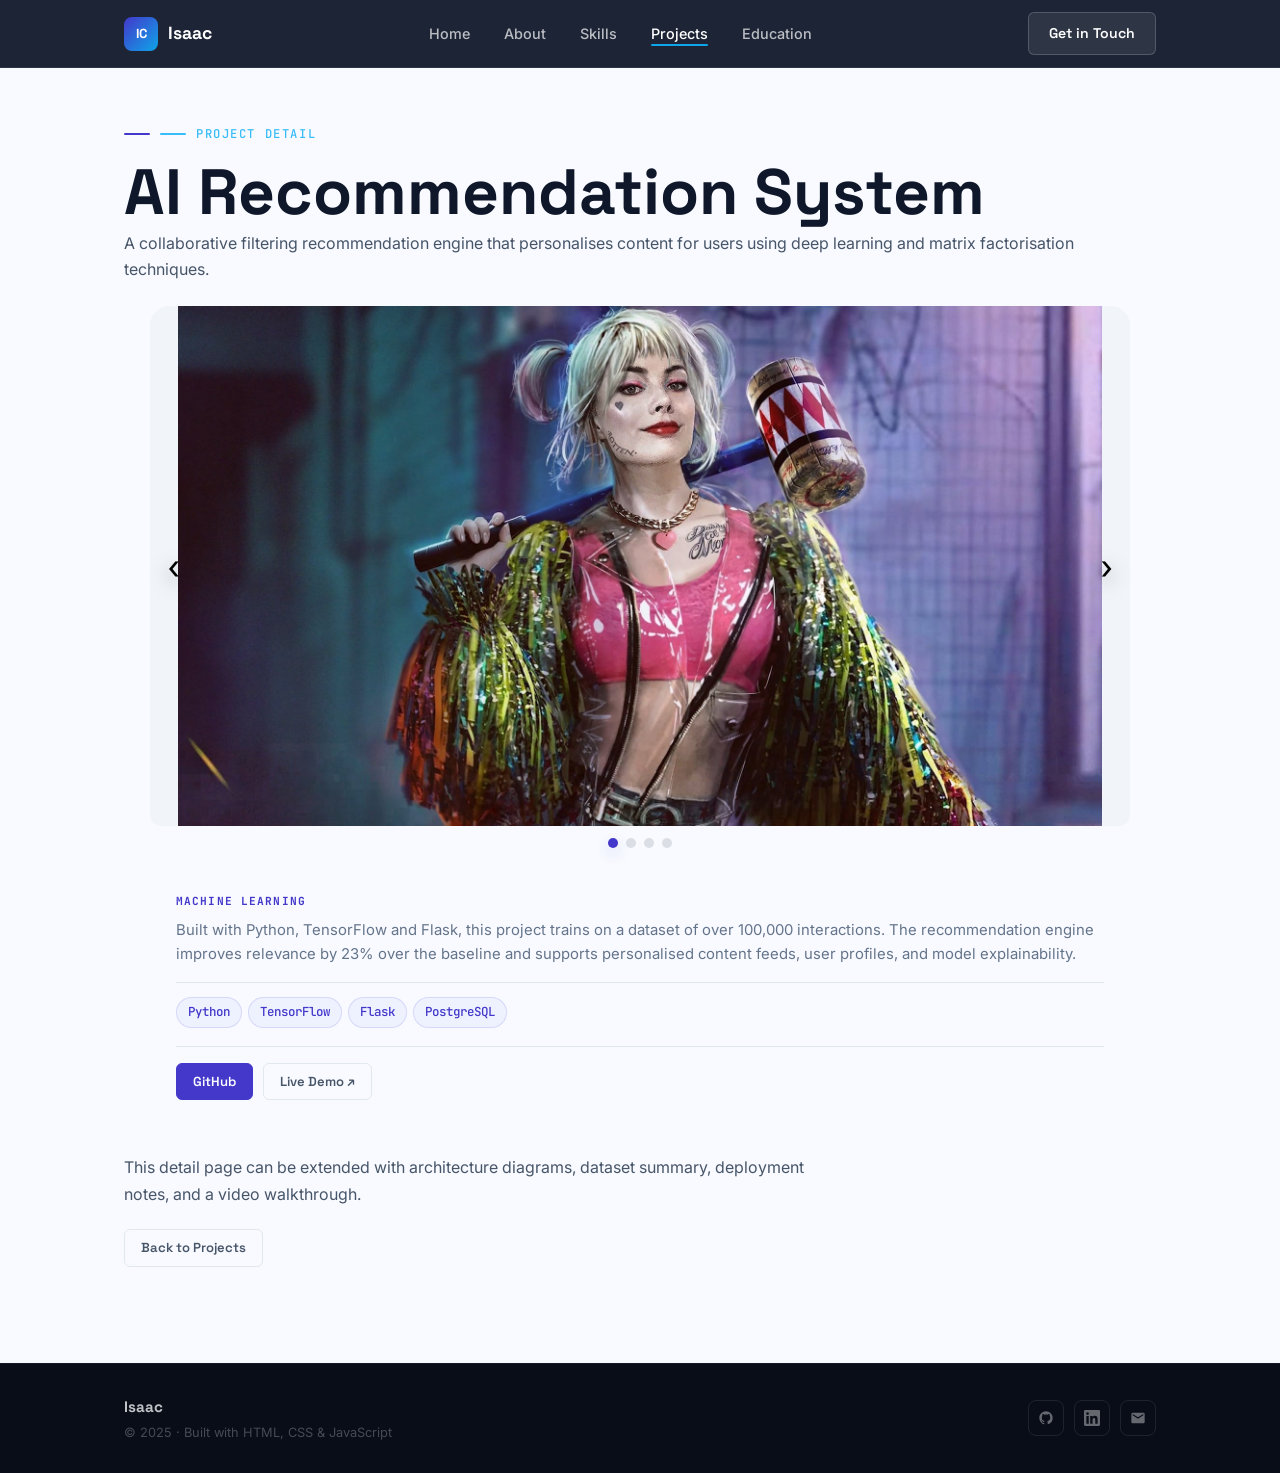
<file: project-sentiment-analysis-tool.html>
<!DOCTYPE html>
<html lang="en">

<head>
  <meta charset="UTF-8">
  <meta name="viewport" content="width=device-width, initial-scale=1.0">
  <title>AI Recommendation System | Isaac</title>
  <link rel="preconnect" href="https://fonts.googleapis.com">
  <link rel="preconnect" href="https://fonts.gstatic.com" crossorigin>
  <link
    href="https://fonts.googleapis.com/css2?family=Space+Grotesk:wght@400;500;600;700&family=Inter:wght@400;500;600&family=JetBrains+Mono:wght@400;500&display=swap"
    rel="stylesheet">
  <link rel="stylesheet" href="style.css">
</head>

<body class="detail-page">
  <nav class="nav scrolled" id="nav">
    <div class="container nav-inner">
      <a href="index.html" class="nav-logo">
        <span class="nav-logo-mark">IC</span>
        Isaac
      </a>
      <ul class="nav-links">
        <li><a href="index.html">Home</a></li>
        <li><a href="index.html#about">About</a></li>
        <li><a href="index.html#skills">Skills</a></li>
        <li><a href="projects.html" class="active">Projects</a></li>
        <li><a href="index.html#education">Education</a></li>
      </ul>
      <a href="mailto:your@email.com" class="nav-cta">Get in Touch</a>
      <button class="nav-hamburger" id="hamburger" aria-label="Toggle menu">
        <span></span><span></span><span></span>
      </button>
    </div>
    <div class="nav-mobile" id="mobile-menu">
      <a href="index.html">Home</a>
      <a href="index.html#about">About</a>
      <a href="index.html#skills">Skills</a>
      <a href="projects.html">Projects</a>
      <a href="index.html#education">Education</a>
      <a href="mailto:your@email.com">Get in Touch</a>
    </div>
  </nav>

  <section class="all-projects-section">
    <div class="container">
      <div class="section-label" style="color: #38BDF8; margin-bottom: 12px;">
        <span style="background:#38BDF8; width:26px; height:2px; border-radius:2px; display:inline-block;"></span>
        Project Detail
      </div>
      <h1>AI Recommendation System</h1>
      <p>A collaborative filtering recommendation engine that personalises content for users using deep learning and
        matrix factorisation techniques.</p>
      <div class="project-card-full" style="margin-top: 24px;">
        <div class="project-image">
          <div class="project-carousel">
            <img src="birds-of-prey-windows-theme-1-hd.jpg" alt="AI Recommendation System" class="active">
            <img src="640x530.jpeg" alt="AI Recommendation System - 2">
            <img src="640x530.jpeg" alt="AI Recommendation System - 2">
            <img src="640x530.jpeg" alt="AI Recommendation System - 2">
          </div>
          <div class="project-overlay">
            <a href="#" class="project-prev" aria-label="Previous image">‹</a>
            <a href="#" class="project-next" aria-label="Next image">›</a>
          </div>
        </div>
        <div class="project-content">
          <div class="project-cat">Machine Learning</div>
          <p>
            Built with Python, TensorFlow and Flask, this project trains on a dataset of over 100,000 interactions.
            The recommendation engine improves relevance by 23% over the baseline and supports personalised
            content feeds, user profiles, and model explainability.
          </p>
          <div class="project-tech">
            <span class="tag">Python</span>
            <span class="tag">TensorFlow</span>
            <span class="tag">Flask</span>
            <span class="tag">PostgreSQL</span>
          </div>
          <div class="project-links-row">
            <a href="#" class="project-link-btn filled">GitHub</a>
            <a href="#" class="project-link-btn">Live Demo ↗</a>
          </div>
        </div>
      </div>
      <p style="margin-top: 28px; max-width: 720px; color: var(--text-mid);">
        This detail page can be extended with architecture diagrams, dataset summary, deployment notes, and a video
        walkthrough.
      </p>
      <a href="projects.html" class="project-link-btn" style="margin-top: 22px; display: inline-flex;">Back to
        Projects</a>
    </div>
  </section>

  <footer class="footer">
    <div class="container footer-inner">
      <div>
        <div class="footer-name">Isaac</div>
        <div class="footer-copy">© 2025 · Built with HTML, CSS &amp; JavaScript</div>
      </div>
      <div class="footer-links">
        <a href="https://github.com/yourusername" target="_blank" rel="noopener" aria-label="GitHub">
          <svg viewBox="0 0 24 24">
            <path
              d="M12 2C6.477 2 2 6.484 2 12.017c0 4.425 2.865 8.18 6.839 9.504.5.092.682-.217.682-.483 0-.237-.008-.868-.013-1.703-2.782.605-3.369-1.343-3.369-1.343-.454-1.158-1.11-1.466-1.11-1.466-.908-.62.069-.608.069-.608 1.003.07 1.531 1.032 1.531 1.032.892 1.53 2.341 1.088 2.91.832.092-.647.35-1.088.636-1.338-2.22-.253-4.555-1.113-4.555-4.951 0-1.093.39-1.988 1.029-2.688-.103-.253-.446-1.272.098-2.65 0 0 .84-.27 2.75 1.026A9.564 9.564 0 0112 6.844c.85.004 1.705.115 2.504.337 1.909-1.296 2.747-1.027 2.747-1.027.546 1.379.202 2.398.1 2.651.64.7 1.028 1.595 1.028 2.688 0 3.848-2.339 4.695-4.566 4.943.359.309.678.92.678 1.855 0 1.338-.012 2.419-.012 2.747 0 .268.18.58.688.482A10.019 10.019 0 0022 12.017C22 6.484 17.522 2 12 2z" />
          </svg>
        </a>
        <a href="https://linkedin.com/in/yourusername" target="_blank" rel="noopener" aria-label="LinkedIn">
          <svg viewBox="0 0 24 24">
            <path
              d="M20.447 20.452h-3.554v-5.569c0-1.328-.027-3.037-1.852-3.037-1.853 0-2.136 1.445-2.136 2.939v5.667H9.351V9h3.414v1.561h.046c.477-.9 1.637-1.85 3.37-1.85 3.601 0 4.267 2.37 4.267 5.455v6.286zM5.337 7.433a2.062 2.062 0 01-2.063-2.065 2.064 2.064 0 112.063 2.065zm1.782 13.019H3.555V9h3.564v11.452zM22.225 0H1.771C.792 0 0 .774 0 1.729v20.542C0 23.227.792 24 1.771 24h20.451C23.2 24 24 23.227 24 22.271V1.729C24 .774 23.2 0 22.222 0h.003z" />
          </svg>
        </a>
        <a href="mailto:your@email.com" aria-label="Email">
          <svg viewBox="0 0 24 24">
            <path
              d="M20 4H4c-1.1 0-2 .9-2 2v12c0 1.1.9 2 2 2h16c1.1 0 2-.9 2-2V6c0-1.1-.9-2-2-2zm0 4l-8 5-8-5V6l8 5 8-5v2z" />
          </svg>
        </a>
      </div>
    </div>
  </footer>
  <script src="script.js"></script>
</body>

</html>
</file>
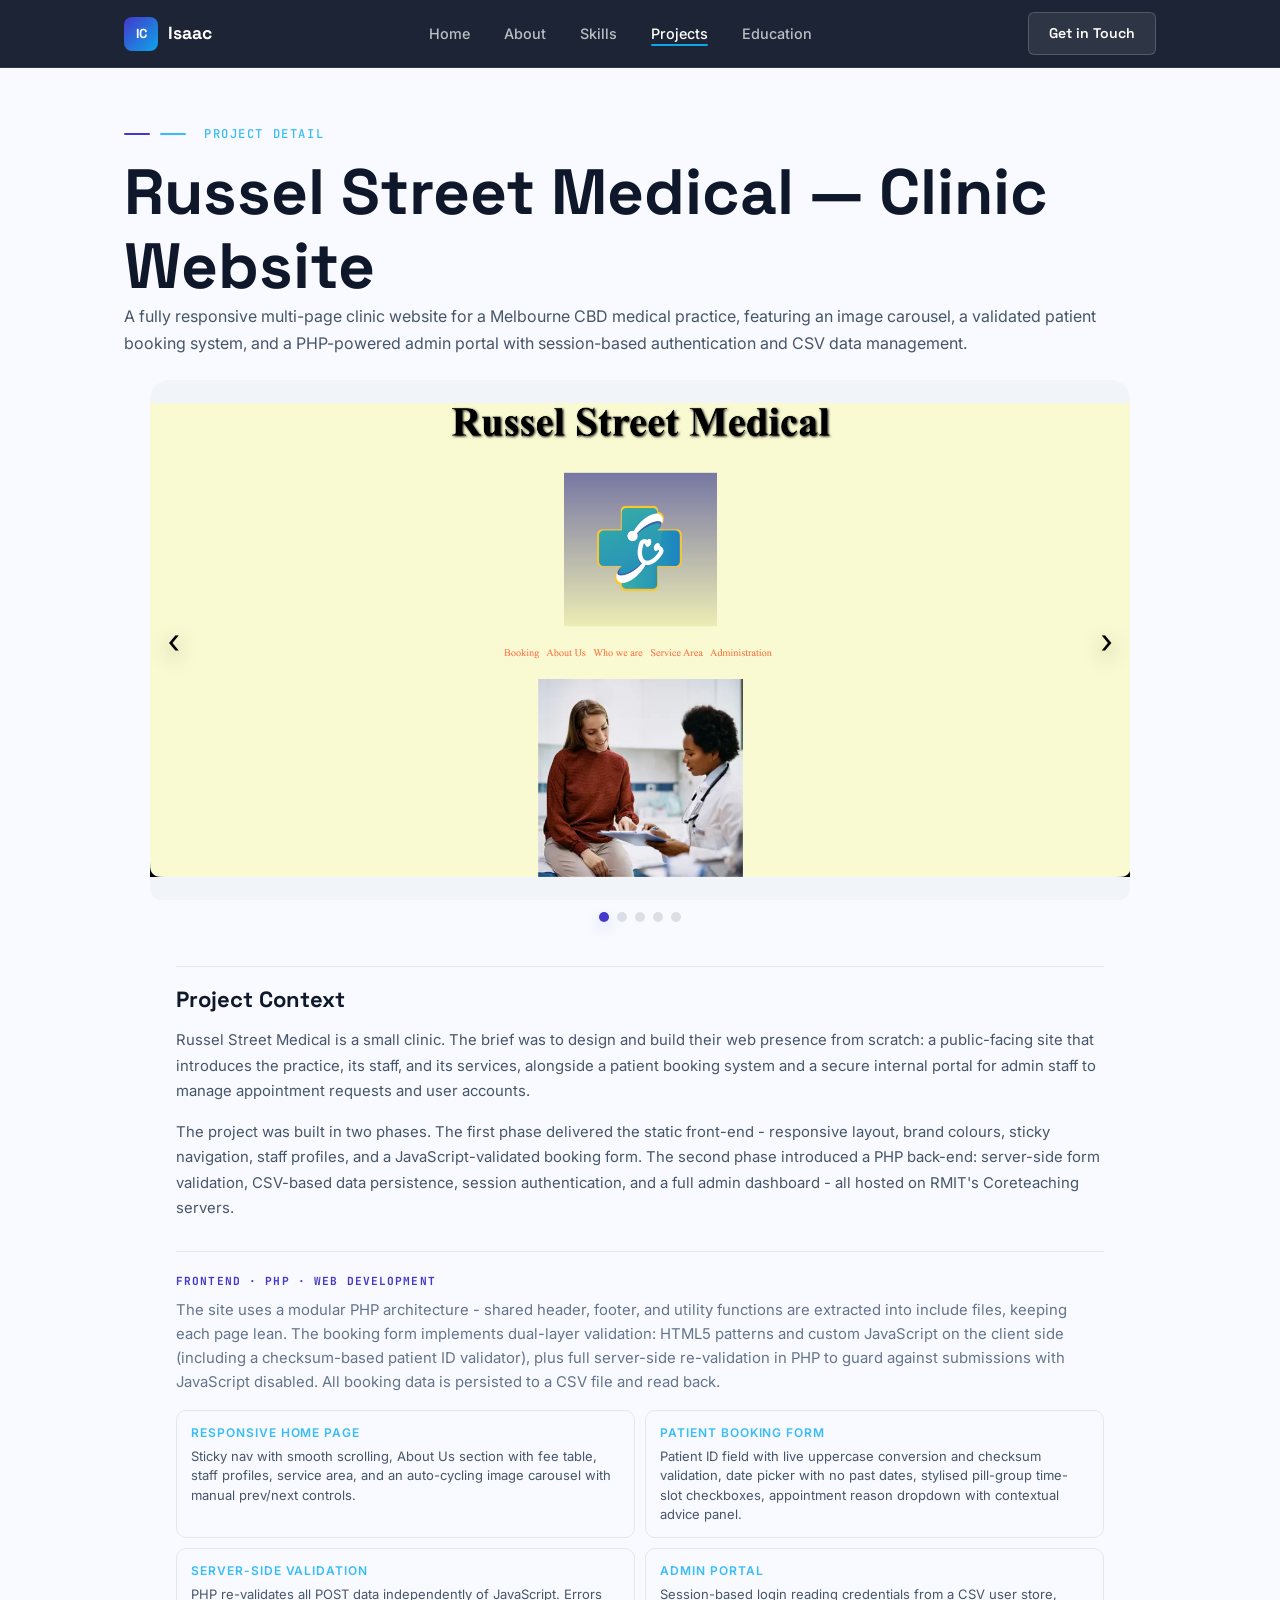
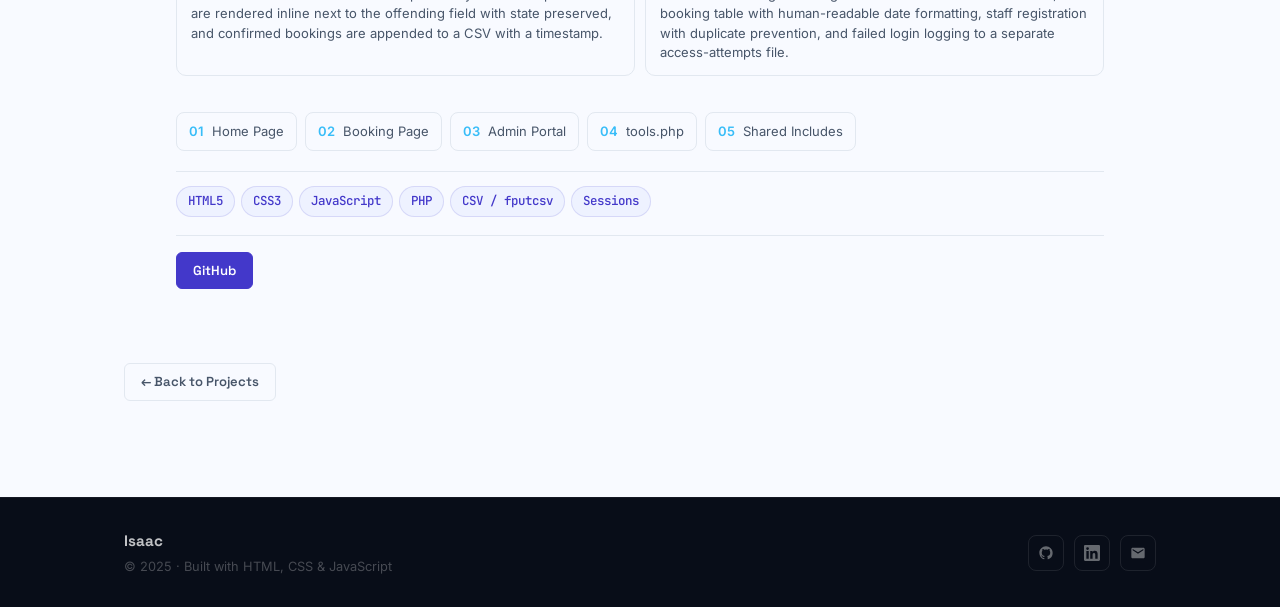
<file: rsm.html>
<!DOCTYPE html>
<html lang="en">

<head>
  <meta charset="UTF-8">
  <meta name="viewport" content="width=device-width, initial-scale=1.0">
  <title>Russel Street Medical | Isaac</title>
  <link rel="preconnect" href="https://fonts.googleapis.com">
  <link rel="preconnect" href="https://fonts.gstatic.com" crossorigin>
  <link
    href="https://fonts.googleapis.com/css2?family=Space+Grotesk:wght@400;500;600;700&family=Inter:wght@400;500;600&family=JetBrains+Mono:wght@400;500&display=swap"
    rel="stylesheet">
  <link rel="stylesheet" href="style.css">
</head>

<body class="detail-page">
  <nav class="nav scrolled" id="nav">
    <div class="container nav-inner">
      <a href="index.html" class="nav-logo">
        <span class="nav-logo-mark">IC</span>
        Isaac
      </a>
      <ul class="nav-links">
        <li><a href="index.html">Home</a></li>
        <li><a href="index.html#about">About</a></li>
        <li><a href="index.html#skills">Skills</a></li>
        <li><a href="projects.html" class="active">Projects</a></li>
        <li><a href="index.html#education">Education</a></li>
      </ul>
      <a href="mailto:example@gmail.com" class="nav-cta">Get in Touch</a>
      <button class="nav-hamburger" id="hamburger" aria-label="Toggle menu">
        <span></span><span></span><span></span>
      </button>
    </div>
    <div class="nav-mobile" id="mobile-menu">
      <a href="index.html">Home</a>
      <a href="index.html#about">About</a>
      <a href="index.html#skills">Skills</a>
      <a href="projects.html">Projects</a>
      <a href="index.html#education">Education</a>
      <a href="mailto:example@gmail.com">Get in Touch</a>
    </div>
  </nav>

  <section class="all-projects-section">
    <div class="container">
      <div class="section-label" style="color: #38BDF8; margin-bottom: 12px;">
        <span
          style="background:#38BDF8; width:26px; height:2px; border-radius:2px; display:inline-block; vertical-align:middle; margin-right:8px;"></span>
        Project Detail
      </div>
      <h1>Russel Street Medical — Clinic Website</h1>
      <p>A fully responsive multi-page clinic website for a Melbourne CBD medical practice, featuring an
        image carousel, a validated patient booking system, and a PHP-powered admin portal with
        session-based authentication and CSV data management.</p>

      <div class="project-card-full" style="margin-top: 24px;">
        <div class="project-image">
          <div class="project-carousel">
            <img src="images/RSM_homepage1.png" alt="Russel Street Medical — home page hero and about section"
              class="active">
            <img src="images/RSM_homepage2.png" alt="Russel Street Medical — staff profiles and service area">
            <img src="images/RSM_homepage3.jpeg" alt="Russel Street Medical — image carousel and footer">
            <img src="images/RSM_booking.jpeg"
              alt="Russel Street Medical — patient booking form with pill-group time selector">
            <img src="images/RSM_admin.png"
              alt="Russel Street Medical — admin portal with booking table and user management">
          </div>
          <div class="project-overlay">
            <a href="#" class="project-prev" aria-label="Previous image">‹</a>
            <a href="#" class="project-next" aria-label="Next image">›</a>
          </div>
        </div>

        <div class="project-content">
          <!-- Context -->
          <div style="border-top: 1px solid var(--border, rgba(255,255,255,0.08)); padding-top: 20px;">
            <h2 style="font-size: 22px; font-weight: 700; margin-bottom: 16px;">Project Context</h2>
            <p style="max-width: 100%; color: var(--text-mid); line-height: 1.7; margin-bottom: 16px;">
              Russel Street Medical is a small clinic. The brief was to design and build their web presence from
              scratch: a public-facing site that introduces the practice, its staff, and its services, alongside a
              patient booking system and a secure internal portal for admin staff to manage appointment
              requests and user accounts.
            </p>
            <p style="max-width: 100%; color: var(--text-mid); line-height: 1.7;">
              The project was built in two phases. The first phase delivered the static front-end -
              responsive layout, brand colours, sticky navigation, staff profiles, and a JavaScript-validated booking
              form. The second phase introduced a PHP back-end: server-side form validation, CSV-based data persistence,
              session authentication, and a full admin dashboard - all hosted on RMIT's Coreteaching servers.
            </p>
          </div>

          <div style="margin-top:30px; border-top: 1px solid var(--border, rgba(255,255,255,0.08)); padding-top: 20px;"
            class="project-cat">
            Frontend · PHP · Web Development</div>
          <p>
            The site uses a modular PHP architecture - shared header, footer, and utility functions are
            extracted into include files, keeping each page lean. The booking form implements dual-layer validation:
            HTML5 patterns and custom JavaScript on the client side (including a checksum-based patient ID validator),
            plus full server-side re-validation in PHP to guard against submissions with JavaScript disabled. All
            booking data is persisted to a CSV file and read back.
          </p>

          <!-- Feature highlights -->
          <div style="margin: 16px 0; display: grid; grid-template-columns: 1fr 1fr; gap: 10px;">
            <div
              style="background: var(--bg-card, rgba(255,255,255,0.04)); border: 1px solid var(--border, rgba(255,255,255,0.08)); border-radius: 10px; padding: 12px 14px;">
              <div
                style="font-size: 12px; font-weight: 600; text-transform: uppercase; letter-spacing: 0.08em; color: #38BDF8; margin-bottom: 4px;">
                Responsive Home Page</div>
              <div style="font-size: 13px; color: var(--text-mid); line-height: 1.5;">Sticky nav with smooth
                scrolling, About Us section with fee table, staff profiles, service area, and an auto-cycling
                image carousel with manual prev/next controls.</div>
            </div>
            <div
              style="background: var(--bg-card, rgba(255,255,255,0.04)); border: 1px solid var(--border, rgba(255,255,255,0.08)); border-radius: 10px; padding: 12px 14px;">
              <div
                style="font-size: 12px; font-weight: 600; text-transform: uppercase; letter-spacing: 0.08em; color: #38BDF8; margin-bottom: 4px;">
                Patient Booking Form</div>
              <div style="font-size: 13px; color: var(--text-mid); line-height: 1.5;">Patient ID field with
                live uppercase conversion and checksum validation, date picker with no past dates, stylised pill-group
                time-slot checkboxes, appointment reason dropdown with contextual advice panel.</div>
            </div>
            <div
              style="background: var(--bg-card, rgba(255,255,255,0.04)); border: 1px solid var(--border, rgba(255,255,255,0.08)); border-radius: 10px; padding: 12px 14px;">
              <div
                style="font-size: 12px; font-weight: 600; text-transform: uppercase; letter-spacing: 0.08em; color: #38BDF8; margin-bottom: 4px;">
                Server-side Validation</div>
              <div style="font-size: 13px; color: var(--text-mid); line-height: 1.5;">PHP re-validates all
                POST data independently of JavaScript. Errors are rendered inline next to the offending field
                with state preserved, and confirmed bookings are appended to a CSV with a timestamp.</div>
            </div>
            <div
              style="background: var(--bg-card, rgba(255,255,255,0.04)); border: 1px solid var(--border, rgba(255,255,255,0.08)); border-radius: 10px; padding: 12px 14px;">
              <div
                style="font-size: 12px; font-weight: 600; text-transform: uppercase; letter-spacing: 0.08em; color: #38BDF8; margin-bottom: 4px;">
                Admin Portal</div>
              <div style="font-size: 13px; color: var(--text-mid); line-height: 1.5;">Session-based login
                reading credentials from a CSV user store, booking table with human-readable date formatting, staff
                registration with duplicate prevention, and failed login logging to a separate access-attempts file.
              </div>
            </div>
          </div>

          <!-- Pages built -->
          <div style="margin-top: 20px;">
            <div style="display: flex; flex-wrap: wrap; gap: 8px;">
              <div
                style="display:flex; align-items:center; gap:8px; padding: 8px 12px; background: var(--bg-card, rgba(255,255,255,0.04)); border-radius: 8px; border: 1px solid var(--border, rgba(255,255,255,0.08)); font-size:13px; color: var(--text-mid); white-space: nowrap;">
                <span style="color:#38BDF8; font-weight:600;">01</span> Home Page
              </div>
              <div
                style="display:flex; align-items:center; gap:8px; padding: 8px 12px; background: var(--bg-card, rgba(255,255,255,0.04)); border-radius: 8px; border: 1px solid var(--border, rgba(255,255,255,0.08)); font-size:13px; color: var(--text-mid); white-space: nowrap;">
                <span style="color:#38BDF8; font-weight:600;">02</span> Booking Page
              </div>
              <div
                style="display:flex; align-items:center; gap:8px; padding: 8px 12px; background: var(--bg-card, rgba(255,255,255,0.04)); border-radius: 8px; border: 1px solid var(--border, rgba(255,255,255,0.08)); font-size:13px; color: var(--text-mid); white-space: nowrap;">
                <span style="color:#38BDF8; font-weight:600;">03</span> Admin Portal
              </div>
              <div
                style="display:flex; align-items:center; gap:8px; padding: 8px 12px; background: var(--bg-card, rgba(255,255,255,0.04)); border-radius: 8px; border: 1px solid var(--border, rgba(255,255,255,0.08)); font-size:13px; color: var(--text-mid); white-space: nowrap;">
                <span style="color:#38BDF8; font-weight:600;">04</span> tools.php
              </div>
              <div
                style="display:flex; align-items:center; gap:8px; padding: 8px 12px; background: var(--bg-card, rgba(255,255,255,0.04)); border-radius: 8px; border: 1px solid var(--border, rgba(255,255,255,0.08)); font-size:13px; color: var(--text-mid); white-space: nowrap;">
                <span style="color:#38BDF8; font-weight:600;">05</span> Shared Includes
              </div>
            </div>
          </div>

          <div class="project-tech" style="margin-top: 20px;">
            <span class="tag">HTML5</span>
            <span class="tag">CSS3</span>
            <span class="tag">JavaScript</span>
            <span class="tag">PHP</span>
            <span class="tag">CSV / fputcsv</span>
            <span class="tag">Sessions</span>
          </div>
          <div class="project-links-row">
            <a href="https://github.com/yourrepo" class="project-link-btn filled" target="_blank"
              rel="noopener noreferrer">GitHub</a>
          </div>
        </div>
      </div>

      <a href="projects.html" class="project-link-btn" style="margin-top: 48px; display: inline-flex;">← Back to
        Projects</a>
    </div>
  </section>

  <footer class="footer">
    <div class="container footer-inner">
      <div>
        <div class="footer-name">Isaac</div>
        <div class="footer-copy">© 2025 · Built with HTML, CSS &amp; JavaScript</div>
      </div>
      <div class="footer-links">
        <a href="https://github.com/yourusername" target="_blank" rel="noopener" aria-label="GitHub">
          <svg viewBox="0 0 24 24">
            <path
              d="M12 2C6.477 2 2 6.484 2 12.017c0 4.425 2.865 8.18 6.839 9.504.5.092.682-.217.682-.483 0-.237-.008-.868-.013-1.703-2.782.605-3.369-1.343-3.369-1.343-.454-1.158-1.11-1.466-1.11-1.466-.908-.62.069-.608.069-.608 1.003.07 1.531 1.032 1.531 1.032.892 1.53 2.341 1.088 2.91.832.092-.647.35-1.088.636-1.338-2.22-.253-4.555-1.113-4.555-4.951 0-1.093.39-1.988 1.029-2.688-.103-.253-.446-1.272.098-2.65 0 0 .84-.27 2.75 1.026A9.564 9.564 0 0112 6.844c.85.004 1.705.115 2.504.337 1.909-1.296 2.747-1.027 2.747-1.027.546 1.379.202 2.398.1 2.651.64.7 1.028 1.595 1.028 2.688 0 3.848-2.339 4.695-4.566 4.943.359.309.678.92.678 1.855 0 1.338-.012 2.419-.012 2.747 0 .268.18.58.688.482A10.019 10.019 0 0022 12.017C22 6.484 17.522 2 12 2z" />
          </svg>
        </a>
        <a href="https://www.linkedin.com/yourname" target="_blank" rel="noopener" aria-label="LinkedIn">
          <svg viewBox="0 0 24 24">
            <path
              d="M20.447 20.452h-3.554v-5.569c0-1.328-.027-3.037-1.852-3.037-1.853 0-2.136 1.445-2.136 2.939v5.667H9.351V9h3.414v1.561h.046c.477-.9 1.637-1.85 3.37-1.85 3.601 0 4.267 2.37 4.267 5.455v6.286zM5.337 7.433a2.062 2.062 0 01-2.063-2.065 2.064 2.064 0 112.063 2.065zm1.782 13.019H3.555V9h3.564v11.452zM22.225 0H1.771C.792 0 0 .774 0 1.729v20.542C0 23.227.792 24 1.771 24h20.451C23.2 24 24 23.227 24 22.271V1.729C24 .774 23.2 0 22.222 0h.003z" />
          </svg>
        </a>
        <a href="mailto:example@gmail.com" aria-label="Email">
          <svg viewBox="0 0 24 24">
            <path
              d="M20 4H4c-1.1 0-2 .9-2 2v12c0 1.1.9 2 2 2h16c1.1 0 2-.9 2-2V6c0-1.1-.9-2-2-2zm0 4l-8 5-8-5V6l8 5 8-5v2z" />
          </svg>
        </a>
      </div>
    </div>
  </footer>
  <script src="script.js"></script>
</body>

</html>
</file>
<file: style.css>
/* =============================================
   PORTFOLIO — GLOBAL STYLES
   Space Grotesk (headings) | Inter (body) | JetBrains Mono (code)
   ============================================= */

/* --- Root Variables --- */
:root {
  --bg: #F8FAFF;
  --surface: #FFFFFF;
  --surface-alt: #F1F5F9;
  --dark: #0F172A;
  --dark-mid: #1E293B;
  --primary: #4338CA;
  --primary-soft: #6366F1;
  --primary-faint: #EEF2FF;
  --accent: #0EA5E9;
  --accent-faint: #E0F2FE;
  --green: #10B981;
  --text: #0F172A;
  --text-mid: #475569;
  --text-soft: #64748B;
  --text-light: #94A3B8;
  --border: #E2E8F0;
  --border-dark: rgba(255, 255, 255, 0.08);
  --shadow-sm: 0 2px 8px rgba(15, 23, 42, 0.08);
  --shadow-md: 0 4px 20px rgba(15, 23, 42, 0.10);
  --shadow-lg: 0 8px 40px rgba(15, 23, 42, 0.14);
  --nav-h: 68px;
  --max-w: 1080px;
  --pad-x: 24px;
  --section-y: 88px;
  --radius: 12px;
  --radius-sm: 6px;
  --radius-lg: 20px;
}

/* --- Reset & Base --- */
*,
*::before,
*::after {
  box-sizing: border-box;
  margin: 0;
  padding: 0;
}

html {
  scroll-behavior: smooth;
}

body {
  font-family: 'Inter', system-ui, sans-serif;
  background: var(--bg);
  color: var(--text);
  line-height: 1.65;
  -webkit-font-smoothing: antialiased;
}

img {
  max-width: 100%;
  display: block;
}

a {
  text-decoration: none;
  color: inherit;
}

ul,
ol {
  list-style: none;
}

/* --- Typography --- */
h1,
h2,
h3,
h4 {
  font-family: 'Space Grotesk', sans-serif;
  line-height: 1.15;
}

h1 {
  font-size: clamp(2.4rem, 6vw, 4rem);
  font-weight: 700;
}

h2 {
  font-size: clamp(1.8rem, 4vw, 2.4rem);
  font-weight: 700;
}

h3 {
  font-size: 1.2rem;
  font-weight: 600;
}

p {
  color: var(--text-mid);
}

/* --- Layout Utilities --- */
.container {
  width: 100%;
  max-width: var(--max-w);
  margin: 0 auto;
  padding: 0 var(--pad-x);
}

.section {
  padding: var(--section-y) 0;
}

.section-label {
  font-family: 'JetBrains Mono', monospace;
  font-size: 0.76rem;
  font-weight: 500;
  letter-spacing: 0.13em;
  text-transform: uppercase;
  color: var(--primary);
  display: flex;
  align-items: center;
  gap: 10px;
  margin-bottom: 10px;
}

.section-label::before {
  content: '';
  display: block;
  width: 26px;
  height: 2px;
  background: var(--primary);
  border-radius: 2px;
}

.section-title {
  margin-bottom: 48px;
}

.section-title h2 {
  color: var(--text);
}

.section-title p {
  margin-top: 10px;
  font-size: 1.05rem;
  color: var(--text-soft);
  max-width: 540px;
}

/* --- Buttons --- */
.btn {
  display: inline-flex;
  align-items: center;
  gap: 8px;
  padding: 13px 26px;
  border-radius: var(--radius-sm);
  font-family: 'Space Grotesk', sans-serif;
  font-size: 0.95rem;
  font-weight: 600;
  transition: all 0.2s ease;
  cursor: pointer;
  border: 2px solid transparent;
}

.btn-primary {
  background: var(--primary);
  color: #fff;
}

.btn-primary:hover {
  background: var(--primary-soft);
  transform: translateY(-1px);
  box-shadow: 0 4px 18px rgba(67, 56, 202, 0.35);
}

.btn-outline {
  border-color: rgba(255, 255, 255, 0.28);
  color: #fff;
}

.btn-outline:hover {
  border-color: rgba(255, 255, 255, 0.65);
  background: rgba(255, 255, 255, 0.05);
}

.btn-outline-dark {
  border-color: var(--border);
  color: var(--text);
}

.btn-outline-dark:hover {
  border-color: var(--primary);
  color: var(--primary);
}

/* --- Tags / Chips --- */
.tag {
  display: inline-flex;
  padding: 4px 11px;
  border-radius: 100px;
  font-size: 0.78rem;
  font-weight: 500;
  font-family: 'JetBrains Mono', monospace;
  background: var(--primary-faint);
  color: var(--primary);
  border: 1px solid rgba(67, 56, 202, 0.14);
}

.tag-accent {
  background: var(--accent-faint);
  color: #0369A1;
  border-color: rgba(14, 165, 233, 0.2);
}

.tag-neutral {
  background: var(--surface-alt);
  color: var(--text-soft);
  border-color: var(--border);
}

/* =============================================
   NAVIGATION
   ============================================= */
.nav {
  position: fixed;
  top: 0;
  left: 0;
  right: 0;
  height: var(--nav-h);
  z-index: 100;
  transition: background 0.3s ease, border-color 0.3s ease;
}

body.detail-page .nav,
body.detail-page .nav.scrolled {
  background: rgba(15, 23, 42, 0.94);
  backdrop-filter: blur(12px);
  border-bottom: 1px solid var(--border-dark);
}

.nav.scrolled {
  background: rgba(15, 23, 42, 0.94);
  backdrop-filter: blur(12px);
  border-bottom: 1px solid var(--border-dark);
}

.nav-inner {
  display: flex;
  align-items: center;
  justify-content: space-between;
  height: 100%;
}

.nav-logo {
  font-family: 'Space Grotesk', sans-serif;
  font-size: 1.1rem;
  font-weight: 700;
  color: #fff;
  display: flex;
  align-items: center;
  gap: 10px;
}

.nav-logo-mark {
  width: 34px;
  height: 34px;
  background: linear-gradient(135deg, var(--primary), var(--accent));
  border-radius: 8px;
  display: flex;
  align-items: center;
  justify-content: center;
  font-size: 0.82rem;
  font-weight: 700;
  color: #fff;
  flex-shrink: 0;
}

.nav-links {
  display: flex;
  align-items: center;
  gap: 34px;
}

.nav-links a {
  font-size: 0.9rem;
  font-weight: 500;
  color: rgba(255, 255, 255, 0.7);
  transition: color 0.2s;
  position: relative;
}

.nav-links a:hover,
.nav-links a.active {
  color: #fff;
}

.nav-links a::after {
  content: '';
  position: absolute;
  bottom: -4px;
  left: 0;
  width: 0;
  height: 2px;
  background: var(--accent);
  border-radius: 2px;
  transition: width 0.25s ease;
}

.nav-links a:hover::after,
.nav-links a.active::after {
  width: 100%;
}

.nav-cta {
  font-size: 0.88rem;
  padding: 9px 20px;
  background: rgba(255, 255, 255, 0.08);
  color: #fff;
  border: 1px solid rgba(255, 255, 255, 0.18);
  border-radius: var(--radius-sm);
  font-weight: 600;
  font-family: 'Space Grotesk', sans-serif;
  transition: all 0.2s;
}

.nav-cta:hover {
  background: #fff;
  color: var(--dark);
}

.nav-hamburger {
  display: none;
  flex-direction: column;
  gap: 5px;
  background: none;
  border: none;
  cursor: pointer;
  padding: 4px;
}

.nav-hamburger span {
  display: block;
  width: 24px;
  height: 2px;
  background: #fff;
  border-radius: 2px;
  transition: all 0.25s;
}

.nav-hamburger.open span:nth-child(1) {
  transform: translateY(7px) rotate(45deg);
}

.nav-hamburger.open span:nth-child(2) {
  opacity: 0;
}

.nav-hamburger.open span:nth-child(3) {
  transform: translateY(-7px) rotate(-45deg);
}

.nav-mobile {
  display: none;
  position: fixed;
  top: var(--nav-h);
  left: 0;
  right: 0;
  background: var(--dark);
  padding: 20px var(--pad-x);
  flex-direction: column;
  gap: 4px;
  border-top: 1px solid var(--border-dark);
  box-shadow: 0 16px 40px rgba(0, 0, 0, 0.4);
}

.nav-mobile.open {
  display: flex;
}

.nav-mobile a {
  font-size: 1rem;
  font-weight: 500;
  color: rgba(255, 255, 255, 0.75);
  padding: 12px 0;
  border-bottom: 1px solid var(--border-dark);
  font-family: 'Space Grotesk', sans-serif;
  transition: color 0.2s;
}

.nav-mobile a:last-child {
  border-bottom: none;
}

.nav-mobile a:hover {
  color: #fff;
}

/* =============================================
   HERO
   ============================================= */
.hero {
  background: var(--dark);
  min-height: 100vh;
  display: flex;
  align-items: center;
  padding-top: var(--nav-h);
  position: relative;
  overflow: hidden;
}

.hero-glow-1 {
  position: absolute;
  width: 600px;
  height: 600px;
  background: radial-gradient(circle, rgba(67, 56, 202, 0.22) 0%, transparent 68%);
  top: -120px;
  right: -60px;
  pointer-events: none;
}

.hero-glow-2 {
  position: absolute;
  width: 400px;
  height: 400px;
  background: radial-gradient(circle, rgba(14, 165, 233, 0.14) 0%, transparent 68%);
  bottom: -60px;
  left: 8%;
  pointer-events: none;
}

.hero-inner {
  display: grid;
  grid-template-columns: 1fr 1fr;
  gap: 56px;
  align-items: center;
  padding: 72px var(--pad-x);
  max-width: var(--max-w);
  margin: 0 auto;
  width: 100%;
  position: relative;
  z-index: 1;
}

.hero-badge {
  display: inline-flex;
  align-items: center;
  gap: 8px;
  background: rgba(14, 165, 233, 0.1);
  border: 1px solid rgba(14, 165, 233, 0.22);
  color: #38BDF8;
  padding: 7px 16px;
  border-radius: 100px;
  font-size: 0.8rem;
  font-weight: 500;
  font-family: 'JetBrains Mono', monospace;
  margin-bottom: 22px;
}

.hero-badge .dot {
  width: 7px;
  height: 7px;
  background: var(--green);
  border-radius: 50%;
  animation: pulse 2s infinite;
}

@keyframes pulse {

  0%,
  100% {
    opacity: 1;
    box-shadow: 0 0 0 0 rgba(16, 185, 129, 0.4);
  }

  50% {
    opacity: 0.7;
    box-shadow: 0 0 0 4px rgba(16, 185, 129, 0);
  }
}

.hero-name {
  color: #fff;
  margin-bottom: 8px;
  letter-spacing: -0.02em;
}

.hero-title {
  font-family: 'Space Grotesk', sans-serif;
  font-size: clamp(1.05rem, 2.2vw, 1.3rem);
  font-weight: 400;
  color: rgba(255, 255, 255, 0.5);
  margin-bottom: 22px;
}

.hero-title strong {
  color: #7DD3FC;
  font-weight: 600;
}

.hero-intro {
  font-size: 1.02rem;
  color: rgba(255, 255, 255, 0.55);
  line-height: 1.75;
  margin-bottom: 34px;
  max-width: 460px;
}

.hero-actions {
  display: flex;
  gap: 12px;
  flex-wrap: wrap;
}

.hero-social {
  display: flex;
  align-items: center;
  gap: 10px;
  margin-top: 36px;
}

.hero-social a {
  width: 38px;
  height: 38px;
  border-radius: 8px;
  border: 1px solid rgba(255, 255, 255, 0.1);
  display: flex;
  align-items: center;
  justify-content: center;
  color: rgba(255, 255, 255, 0.5);
  transition: all 0.2s;
}

.hero-social a:hover {
  border-color: rgba(255, 255, 255, 0.38);
  color: #fff;
  background: rgba(255, 255, 255, 0.05);
}

.hero-social svg {
  width: 17px;
  height: 17px;
  fill: currentColor;
}

/* Code card */
.hero-code-card {
  background: #131929;
  border: 1px solid rgba(255, 255, 255, 0.07);
  border-radius: var(--radius-lg);
  overflow: hidden;
  box-shadow: 0 28px 80px rgba(0, 0, 0, 0.45), 0 0 0 1px rgba(255, 255, 255, 0.04);
}

.code-card-header {
  display: flex;
  align-items: center;
  gap: 7px;
  padding: 14px 18px;
  border-bottom: 1px solid rgba(255, 255, 255, 0.05);
  background: rgba(255, 255, 255, 0.02);
}

.code-dot {
  width: 11px;
  height: 11px;
  border-radius: 50%;
}

.code-dot.red {
  background: #FF5F57;
}

.code-dot.yellow {
  background: #FEBC2E;
}

.code-dot.green {
  background: #28C840;
}

.code-filename {
  margin-left: auto;
  font-family: 'JetBrains Mono', monospace;
  font-size: 0.72rem;
  color: rgba(255, 255, 255, 0.25);
}

.code-body {
  padding: 22px 24px;
  font-family: 'JetBrains Mono', monospace;
  font-size: 0.875rem;
  line-height: 1.95;
}

.code-line {
  display: flex;
}

.ln {
  color: rgba(255, 255, 255, 0.14);
  width: 26px;
  flex-shrink: 0;
  font-size: 0.78rem;
  user-select: none;
}

.c-kw {
  color: #C792EA;
}

.c-var {
  color: #82AAFF;
}

.c-str {
  color: #C3E88D;
}

.c-cmt {
  color: rgba(255, 255, 255, 0.24);
  font-style: italic;
}

.c-pun {
  color: rgba(255, 255, 255, 0.38);
}

.c-prop {
  color: #80CBC4;
}

/* =============================================
   ABOUT SECTION
   ============================================= */
.about-section {
  background: var(--surface);
  border-top: 1px solid var(--border);
}

.about-inner {
  max-width: 760px;
}

.about-inner p {
  font-size: 1.1rem;
  line-height: 1.85;
  color: var(--text-mid);
}

.about-inner p+p {
  margin-top: 16px;
}

.about-inner strong {
  color: var(--text);
  font-weight: 600;
}

/* =============================================
   SKILLS SECTION
   ============================================= */
.skills-section {
  background: var(--bg);
}

.skills-grid {
  display: grid;
  grid-template-columns: repeat(2, 1fr);
  gap: 24px;
}

.skill-group {
  background: var(--surface);
  border: 1px solid var(--border);
  border-radius: var(--radius);
  padding: 26px;
  transition: border-color 0.2s, box-shadow 0.2s;
}

.skill-group:hover {
  border-color: rgba(99, 102, 241, 0.3);
  box-shadow: var(--shadow-sm);
}

.skill-group-label {
  font-family: 'Space Grotesk', sans-serif;
  font-size: 0.8rem;
  font-weight: 700;
  text-transform: uppercase;
  letter-spacing: 0.08em;
  color: var(--text-soft);
  margin-bottom: 14px;
  display: flex;
  align-items: center;
  gap: 8px;
}

.skill-group-label::before {
  content: '';
  width: 8px;
  height: 8px;
  border-radius: 2px;
  background: var(--primary);
  flex-shrink: 0;
}

.skill-tags {
  display: flex;
  flex-wrap: wrap;
  gap: 7px;
}

/* =============================================
   FEATURED PROJECTS (Home)
   ============================================= */
.featured-section {
  /* background: var(--surface-alt); */
  background: var(--surface);
  border-top: 1px solid var(--border);
}

.projects-grid {
  display: grid;
  grid-template-columns: repeat(3, 1fr);
  gap: 22px;
  margin-bottom: 36px;
}

.section-cta {
  text-align: center;
}

/* =============================================
   PROJECT CARD (shared)
   ============================================= */
.project-card {
  background: var(--surface);
  border-radius: var(--radius);
  border: 1px solid var(--border);
  overflow: hidden;
  transition: transform 0.25s ease, box-shadow 0.25s ease, border-color 0.25s ease;
  display: flex;
  flex-direction: column;
}

.project-card:hover {
  transform: translateY(-4px);
  box-shadow: var(--shadow-lg);
  border-color: rgba(99, 102, 241, 0.3);
}

.project-image {
  position: relative;
  height: 196px;
  overflow: hidden;
  background: var(--surface-alt);
}

.project-image img {
  width: 100%;
  height: 100%;
  object-fit: cover;
  transition: transform 0.4s ease;
}

.project-card:hover .project-image img {
  transform: scale(1.05);
}

.project-carousel {
  width: 100%;
  height: 100%;
  position: relative;
}

.project-carousel img {
  display: none;
  width: 100%;
  height: 100%;
  object-fit: contain;
  background: var(--surface-alt);
}

.project-carousel img.active {
  display: block;
}

body.detail-page .project-card-full .project-image img {
  object-fit: contain;
}

.project-prev,
.project-next {
  position: absolute;
  top: 50%;
  transform: translateY(-50%);
  background: none;
  color: #fff;
  width: auto;
  height: auto;
  border-radius: 0;
  display: inline-flex;
  align-items: center;
  justify-content: center;
  font-size: 2.2rem;
  padding: 6px 10px;
  text-decoration: none;
  z-index: 12;
  box-shadow: none;
  opacity: 1;
  pointer-events: auto;
  text-shadow: 0 6px 18px rgba(0, 0, 0, 0.5);
}

.project-prev {
  left: 8px;
}

.project-next {
  right: 8px;
}

/* Carousel pager dots (underneath image) */
.carousel-dots {
  display: flex;
  justify-content: center;
  gap: 8px;
  margin: 12px 0 0 0;
}

.carousel-dot {
  width: 10px;
  height: 10px;
  border-radius: 50%;
  background: rgba(15, 23, 42, 0.12);
  border: none;
  padding: 0;
  cursor: pointer;
  transition: transform 0.15s, background 0.15s;
}

.carousel-dot:hover {
  transform: scale(1.15);
}

.carousel-dot.active {
  background: var(--primary);
  box-shadow: 0 6px 14px rgba(67, 56, 202, 0.18);
}

.project-image-placeholder {
  width: 100%;
  height: 100%;
  display: flex;
  align-items: center;
  justify-content: center;
  font-size: 3rem;
  background: linear-gradient(135deg, var(--primary-faint), var(--accent-faint));
}

.project-overlay {
  position: absolute;
  inset: 0;
  background: transparent;
  display: flex;
  align-items: center;
  justify-content: center;
  gap: 10px;
  opacity: 1;
  /* always visible so arrows show */
  transition: none;
  pointer-events: none;
  /* allow image links through; anchors override */
}

/* Keep overlay action links styled, but don't force style on prev/next controls */
.project-overlay a:not(.project-prev):not(.project-next) {
  pointer-events: auto;
  padding: 8px 18px;
  background: rgba(255, 255, 255, 0.96);
  border-radius: var(--radius-sm);
  font-size: 0.82rem;
  font-weight: 600;
  font-family: 'Space Grotesk', sans-serif;
  color: var(--text);
  transition: transform 0.15s;
}

.project-overlay a:not(.project-prev):not(.project-next):hover {
  transform: scale(1.04);
}

.project-content {
  padding: 22px;
  display: flex;
  flex-direction: column;
  flex: 1;
}

.project-cat {
  font-size: 0.7rem;
  font-weight: 700;
  font-family: 'JetBrains Mono', monospace;
  text-transform: uppercase;
  letter-spacing: 0.1em;
  color: var(--primary);
  margin-bottom: 7px;
}

.project-content h3 {
  margin-bottom: 9px;
  color: var(--text);
}

.project-content p {
  font-size: 0.9rem;
  color: var(--text-soft);
  line-height: 1.62;
  flex: 1;
}

.project-tech {
  margin-top: 16px;
  padding-top: 14px;
  border-top: 1px solid var(--border);
  display: flex;
  flex-wrap: wrap;
  gap: 6px;
}

/* =============================================
   EDUCATION SECTION
   ============================================= */
.education-section {
  background: var(--dark);
}

.education-section .section-label {
  color: var(--accent);
}

.education-section .section-label::before {
  background: var(--accent);
}

.education-section .section-title h2 {
  color: #fff;
}

.education-section .section-title p {
  color: rgba(255, 255, 255, 0.45);
}

.edu-cards {
  display: grid;
  grid-template-columns: repeat(2, 1fr);
  gap: 22px;
}

.edu-card {
  background: rgba(255, 255, 255, 0.03);
  border: 1px solid rgba(255, 255, 255, 0.07);
  border-radius: var(--radius);
  padding: 30px;
  transition: border-color 0.25s;
}

.edu-card:hover {
  border-color: rgba(255, 255, 255, 0.18);
}

.edu-card-current {
  border-color: rgba(67, 56, 202, 0.38);
  background: rgba(67, 56, 202, 0.05);
}

.edu-status {
  display: inline-flex;
  align-items: center;
  gap: 6px;
  font-size: 0.73rem;
  font-weight: 600;
  font-family: 'JetBrains Mono', monospace;
  padding: 4px 12px;
  border-radius: 100px;
  margin-bottom: 18px;
}

.edu-status.current {
  background: rgba(14, 165, 233, 0.1);
  border: 1px solid rgba(14, 165, 233, 0.22);
  color: #38BDF8;
}

.edu-status.completed {
  background: rgba(16, 185, 129, 0.08);
  border: 1px solid rgba(16, 185, 129, 0.22);
  color: #34D399;
}

.edu-status .dot {
  width: 6px;
  height: 6px;
  border-radius: 50%;
  background: currentColor;
}

.edu-degree {
  font-family: 'Space Grotesk', sans-serif;
  font-size: 1.25rem;
  font-weight: 700;
  color: #fff;
  margin-bottom: 5px;
}

.edu-school {
  font-size: 0.93rem;
  color: rgba(255, 255, 255, 0.45);
  margin-bottom: 3px;
}

.edu-years {
  font-family: 'JetBrains Mono', monospace;
  font-size: 0.8rem;
  color: rgba(255, 255, 255, 0.26);
  margin-bottom: 18px;
}

.edu-courses-label {
  font-size: 0.72rem;
  font-weight: 700;
  text-transform: uppercase;
  letter-spacing: 0.09em;
  color: rgba(255, 255, 255, 0.28);
  margin-bottom: 10px;
}

.edu-courses-list {
  display: flex;
  flex-wrap: wrap;
  gap: 6px;
}

.edu-course-tag {
  font-family: 'JetBrains Mono', monospace;
  font-size: 0.74rem;
  padding: 3px 10px;
  border-radius: 4px;
  background: rgba(255, 255, 255, 0.04);
  border: 1px solid rgba(255, 255, 255, 0.08);
  color: rgba(255, 255, 255, 0.45);
}

.experience-section {
  background: var(--bg);
}

.experience-timeline {
  display: grid;
  gap: 22px;
}

.experience-item {
  background: var(--surface);
  border: 1px solid var(--border);
  border-radius: var(--radius);
  padding: 26px;
  transition: border-color 0.2s, box-shadow 0.2s;
}

.experience-item:hover {
  border-color: rgba(99, 102, 241, 0.3);
  box-shadow: var(--shadow-sm);
}

.experience-meta {
  display: flex;
  flex-wrap: wrap;
  align-items: baseline;
  justify-content: space-between;
  gap: 12px;
  margin-bottom: 16px;
}

.experience-date {
  font-family: 'JetBrains Mono', monospace;
  color: var(--text-soft);
  font-size: 0.85rem;
}

.experience-title {
  font-family: 'Space Grotesk', sans-serif;
  font-size: 1.1rem;
  font-weight: 700;
  color: var(--text);
}

.experience-details p {
  margin: 0;
  line-height: 1.8;
  color: var(--text-mid);
}

/* =============================================
   FOOTER
   ============================================= */
.footer {
  background: #080D18;
  border-top: 1px solid rgba(255, 255, 255, 0.05);
  padding: 30px 0;
}

.footer-inner {
  display: flex;
  align-items: center;
  justify-content: space-between;
  gap: 20px;
}

.footer-name {
  font-family: 'Space Grotesk', sans-serif;
  font-weight: 700;
  color: rgba(255, 255, 255, 0.75);
  font-size: 0.95rem;
  margin-bottom: 3px;
}

.footer-copy {
  font-size: 0.8rem;
  color: rgba(255, 255, 255, 0.25);
}

.footer-rights {
  font-size: 0.8rem;
  color: rgba(255, 255, 255, 0.25);
}

.footer-links {
  display: flex;
  gap: 10px;
}

.footer-links a {
  width: 36px;
  height: 36px;
  border-radius: 8px;
  border: 1px solid rgba(255, 255, 255, 0.09);
  display: flex;
  align-items: center;
  justify-content: center;
  color: rgba(255, 255, 255, 0.38);
  transition: all 0.2s;
}

.footer-links a:hover {
  border-color: rgba(255, 255, 255, 0.32);
  color: rgba(255, 255, 255, 0.85);
  background: rgba(255, 255, 255, 0.04);
}

.footer-links svg {
  width: 16px;
  height: 16px;
  fill: currentColor;
}

/* =============================================
   PROJECTS PAGE
   ============================================= */
.page-header {
  background: var(--dark);
  padding: calc(var(--nav-h) + 56px) 0 60px;
  position: relative;
  overflow: hidden;
}

.page-header-glow {
  position: absolute;
  width: 500px;
  height: 500px;
  background: radial-gradient(circle, rgba(67, 56, 202, 0.18) 0%, transparent 68%);
  top: -80px;
  right: 0;
  pointer-events: none;
}

.page-header-content {
  position: relative;
  z-index: 1;
}

.page-header h1 {
  color: #fff;
  margin-bottom: 12px;
}

.page-header p {
  font-size: 1.05rem;
  color: rgba(255, 255, 255, 0.45);
  max-width: 500px;
}

/* Filter bar */
.filter-bar {
  display: flex;
  gap: 8px;
  flex-wrap: wrap;
  margin-bottom: 36px;
}

.filter-btn {
  padding: 8px 20px;
  border-radius: 100px;
  border: 1px solid var(--border);
  background: var(--surface);
  color: var(--text-soft);
  font-size: 0.85rem;
  font-weight: 600;
  font-family: 'Space Grotesk', sans-serif;
  cursor: pointer;
  transition: all 0.2s;
}

.filter-btn:hover {
  border-color: var(--primary);
  color: var(--primary);
}

.filter-btn.active {
  background: var(--primary);
  border-color: var(--primary);
  color: #fff;
}

/* Full projects grid */
.all-projects-section {
  padding: 56px 0 96px;
}

body.detail-page .all-projects-section {
  padding-top: calc(var(--nav-h) + 56px);
}

.all-projects-grid {
  display: grid;
  grid-template-columns: repeat(2, 1fr);
  gap: 28px;
}

/* Full project card (projects page — larger) */
.project-card-full {
  background: var(--surface);
  border-radius: var(--radius-lg);
  border: 1px solid var(--border);
  overflow: hidden;
  transition: transform 0.25s ease, box-shadow 0.25s ease, border-color 0.25s ease;
  display: flex;
  flex-direction: column;
}

.project-card-full:hover {
  transform: translateY(-4px);
  box-shadow: var(--shadow-lg);
  border-color: rgba(99, 102, 241, 0.32);
}

.project-card-full .project-image {
  height: 230px;
}

/* Detail pages: larger image and centered card */
body.detail-page .project-card-full {
  max-width: 980px;
  margin-left: auto;
  margin-right: auto;
}

body.detail-page .project-card-full .project-image {
  height: 520px;
}

/* On detail pages, show image separately from text (not as a single card) */
body.detail-page .project-card-full {
  background: transparent;
  border: none;
  box-shadow: none;
  display: block;
  padding: 0;
}

body.detail-page .project-card-full .project-image {
  border-radius: 12px;
  overflow: hidden;
}

body.detail-page .project-card-full .project-content {
  background: transparent;
  border: none;
  border-radius: var(--radius-lg);
  margin-top: 18px;
  padding: 26px;
}

.project-card-full .project-content {
  padding: 26px;
}

.project-card-full .project-content p {
  font-size: 0.93rem;
}

.project-links-row {
  display: flex;
  gap: 10px;
  margin-top: 18px;
  padding-top: 16px;
  border-top: 1px solid var(--border);
  flex-wrap: wrap;
}

.project-link-btn {
  display: inline-flex;
  align-items: center;
  gap: 6px;
  padding: 7px 16px;
  border-radius: var(--radius-sm);
  font-size: 0.82rem;
  font-weight: 600;
  font-family: 'Space Grotesk', sans-serif;
  border: 1px solid var(--border);
  color: var(--text-mid);
  transition: all 0.2s;
}

.project-link-btn:hover {
  border-color: var(--primary);
  color: var(--primary);
}

.project-link-btn.filled {
  background: var(--primary);
  border-color: var(--primary);
  color: #fff;
}

.project-link-btn.filled:hover {
  background: var(--primary-soft);
  border-color: var(--primary-soft);
}

.project-link-btn svg {
  width: 14px;
  height: 14px;
  fill: currentColor;
}

.project-card-image-link {
  display: block;
  width: 100%;
  height: 100%;
}

.project-card-title-link {
  color: inherit;
  transition: color 0.2s ease;
}

.project-card-title-link:hover {
  color: var(--primary);
}

/* Hidden cards (filtered out) */
.project-card-full.hidden {
  display: none;
}

/* =============================================
   SCROLL FADE-IN
   ============================================= */
.fade-in {
  opacity: 0;
  transform: translateY(22px);
  transition: opacity 0.55s ease, transform 0.55s ease;
}

.fade-in.visible {
  opacity: 1;
  transform: none;
}

/* =============================================
   RESPONSIVE
   ============================================= */
@media (max-width: 900px) {
  :root {
    --section-y: 64px;
  }

  .hero-inner {
    grid-template-columns: 1fr;
  }

  .hero-code-card {
    display: none;
  }

  .skills-grid {
    grid-template-columns: 1fr;
  }

  .projects-grid {
    grid-template-columns: repeat(2, 1fr);
  }

  .edu-cards {
    grid-template-columns: 1fr;
  }

  .all-projects-grid {
    grid-template-columns: 1fr;
  }
}

@media (max-width: 640px) {
  :root {
    --pad-x: 16px;
    --section-y: 52px;
  }

  .nav-links,
  .nav-cta {
    display: none;
  }

  .nav-hamburger {
    display: flex;
  }

  .projects-grid {
    grid-template-columns: 1fr;
  }

  .footer-inner {
    flex-direction: column;
    text-align: center;
  }

  .hero-actions {
    flex-direction: column;
    align-items: flex-start;
  }
}

.project-overlay .project-prev,
.project-overlay .project-next {
  color: #000;
}
</file>
